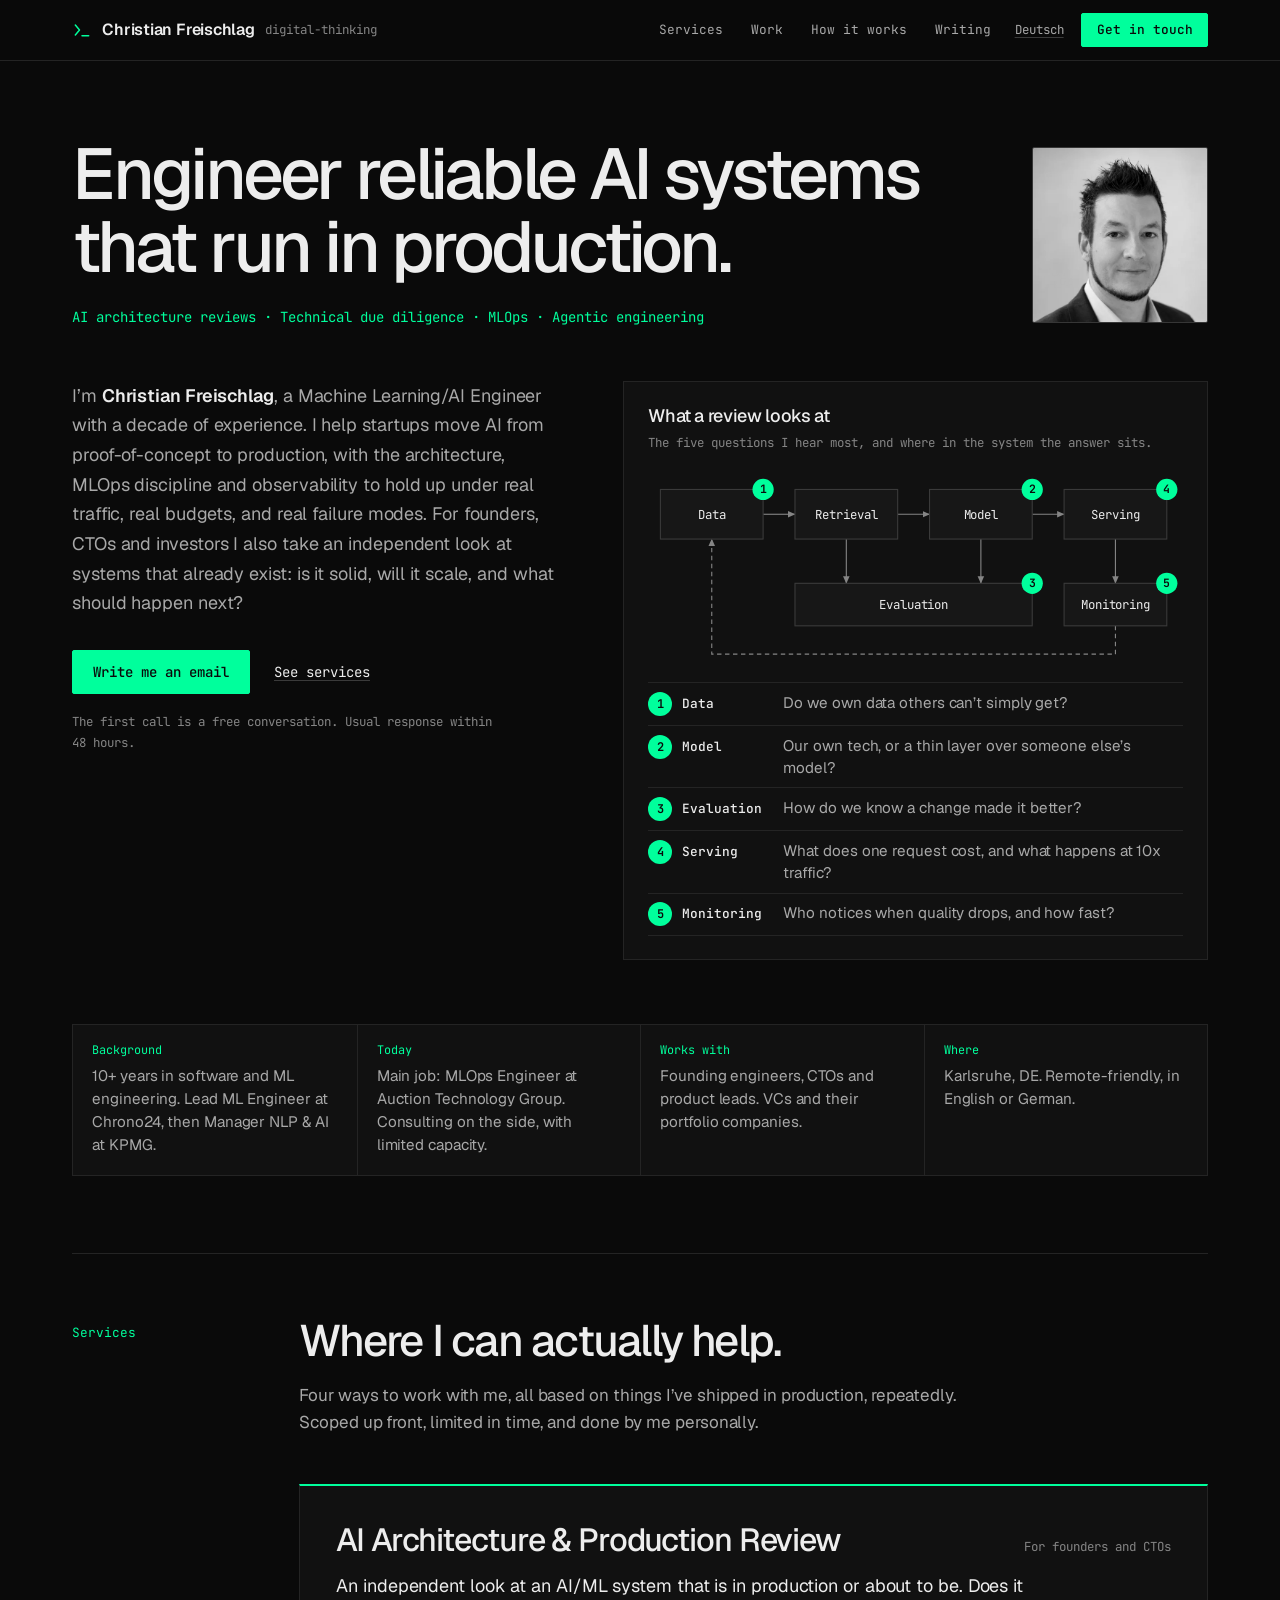
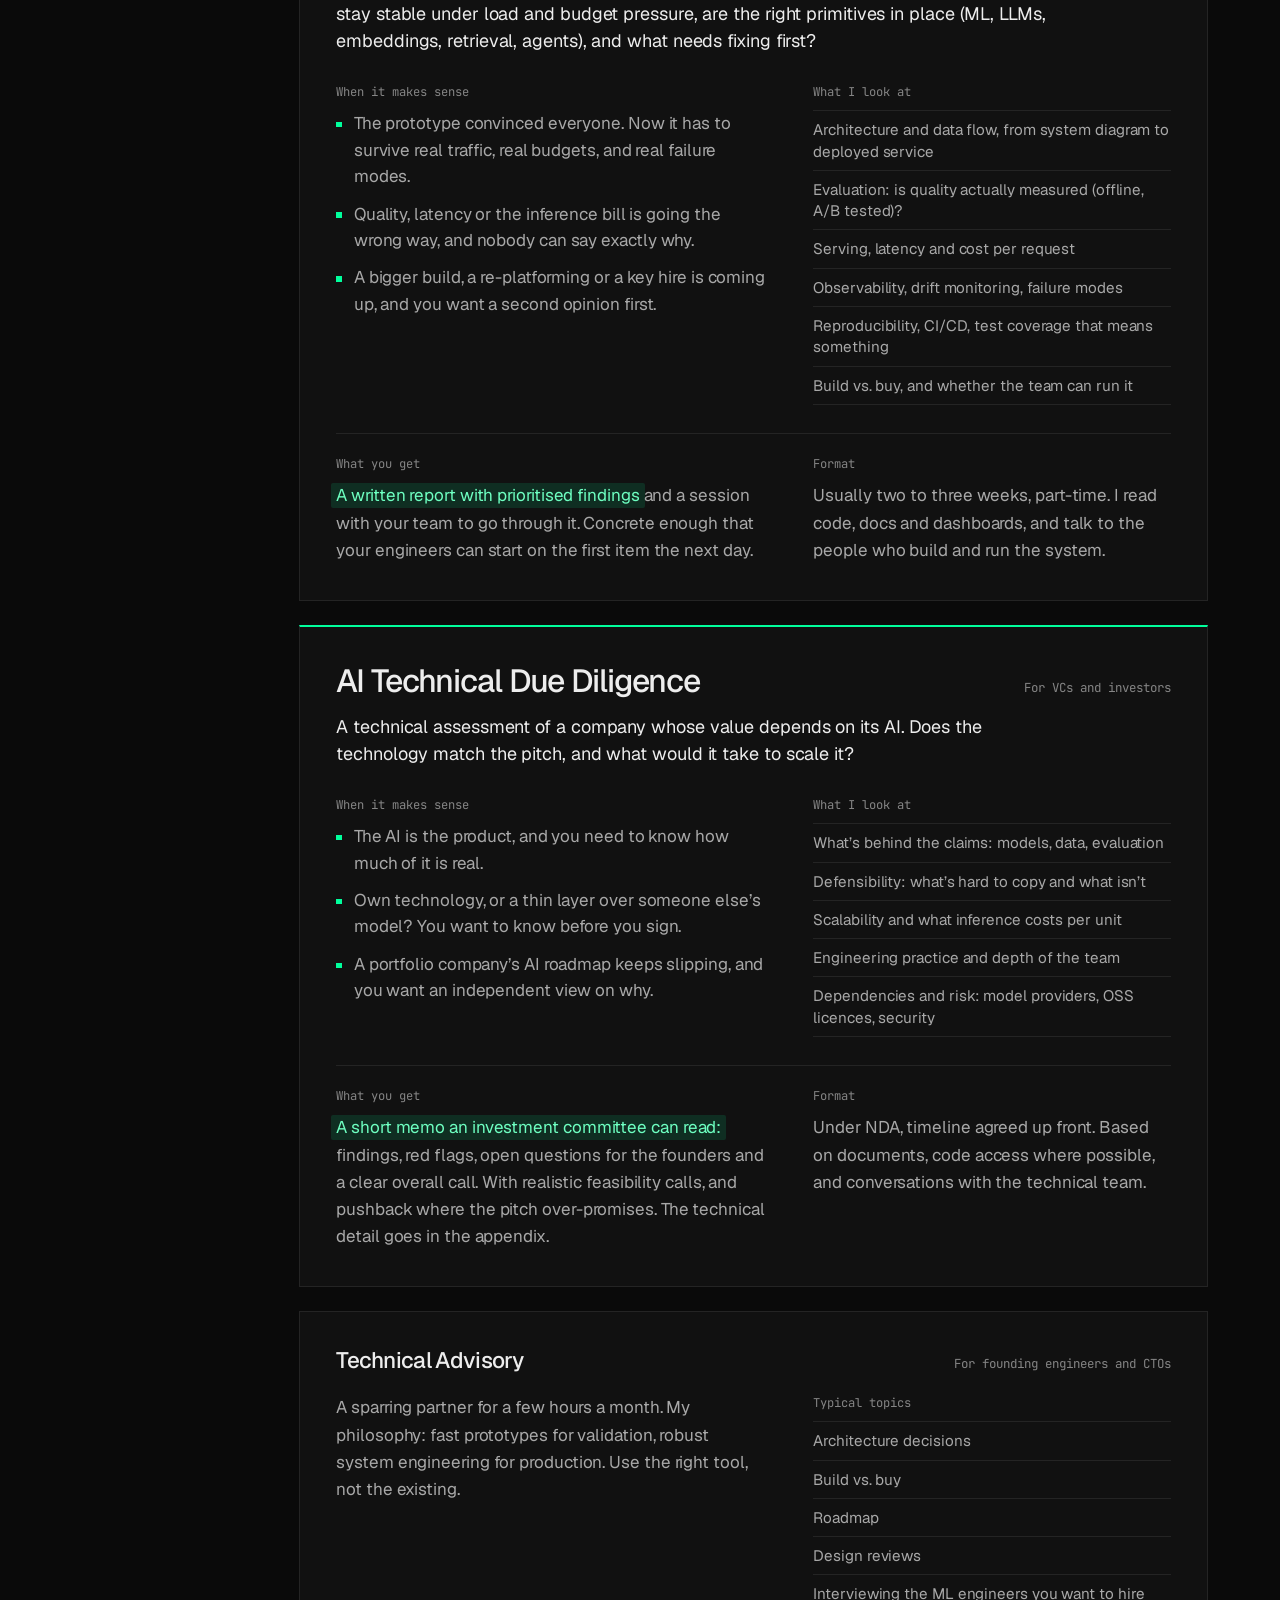
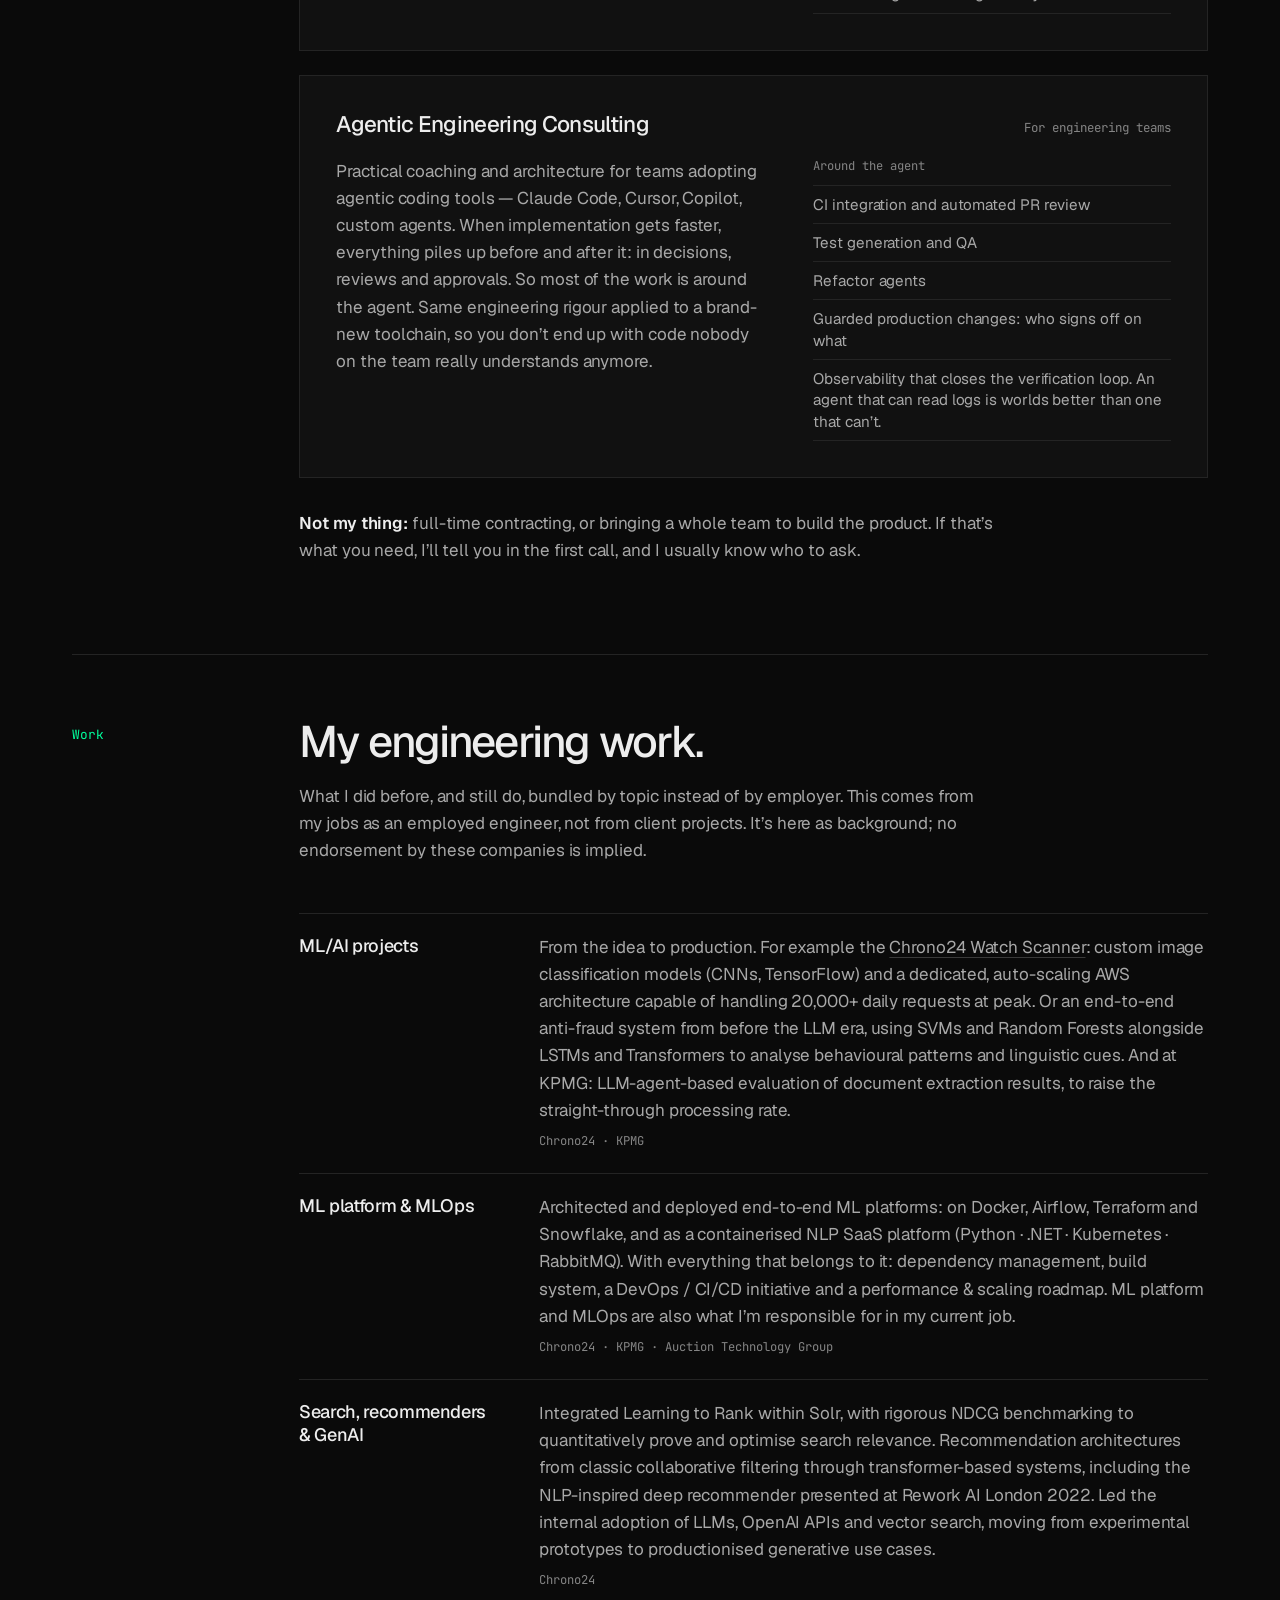
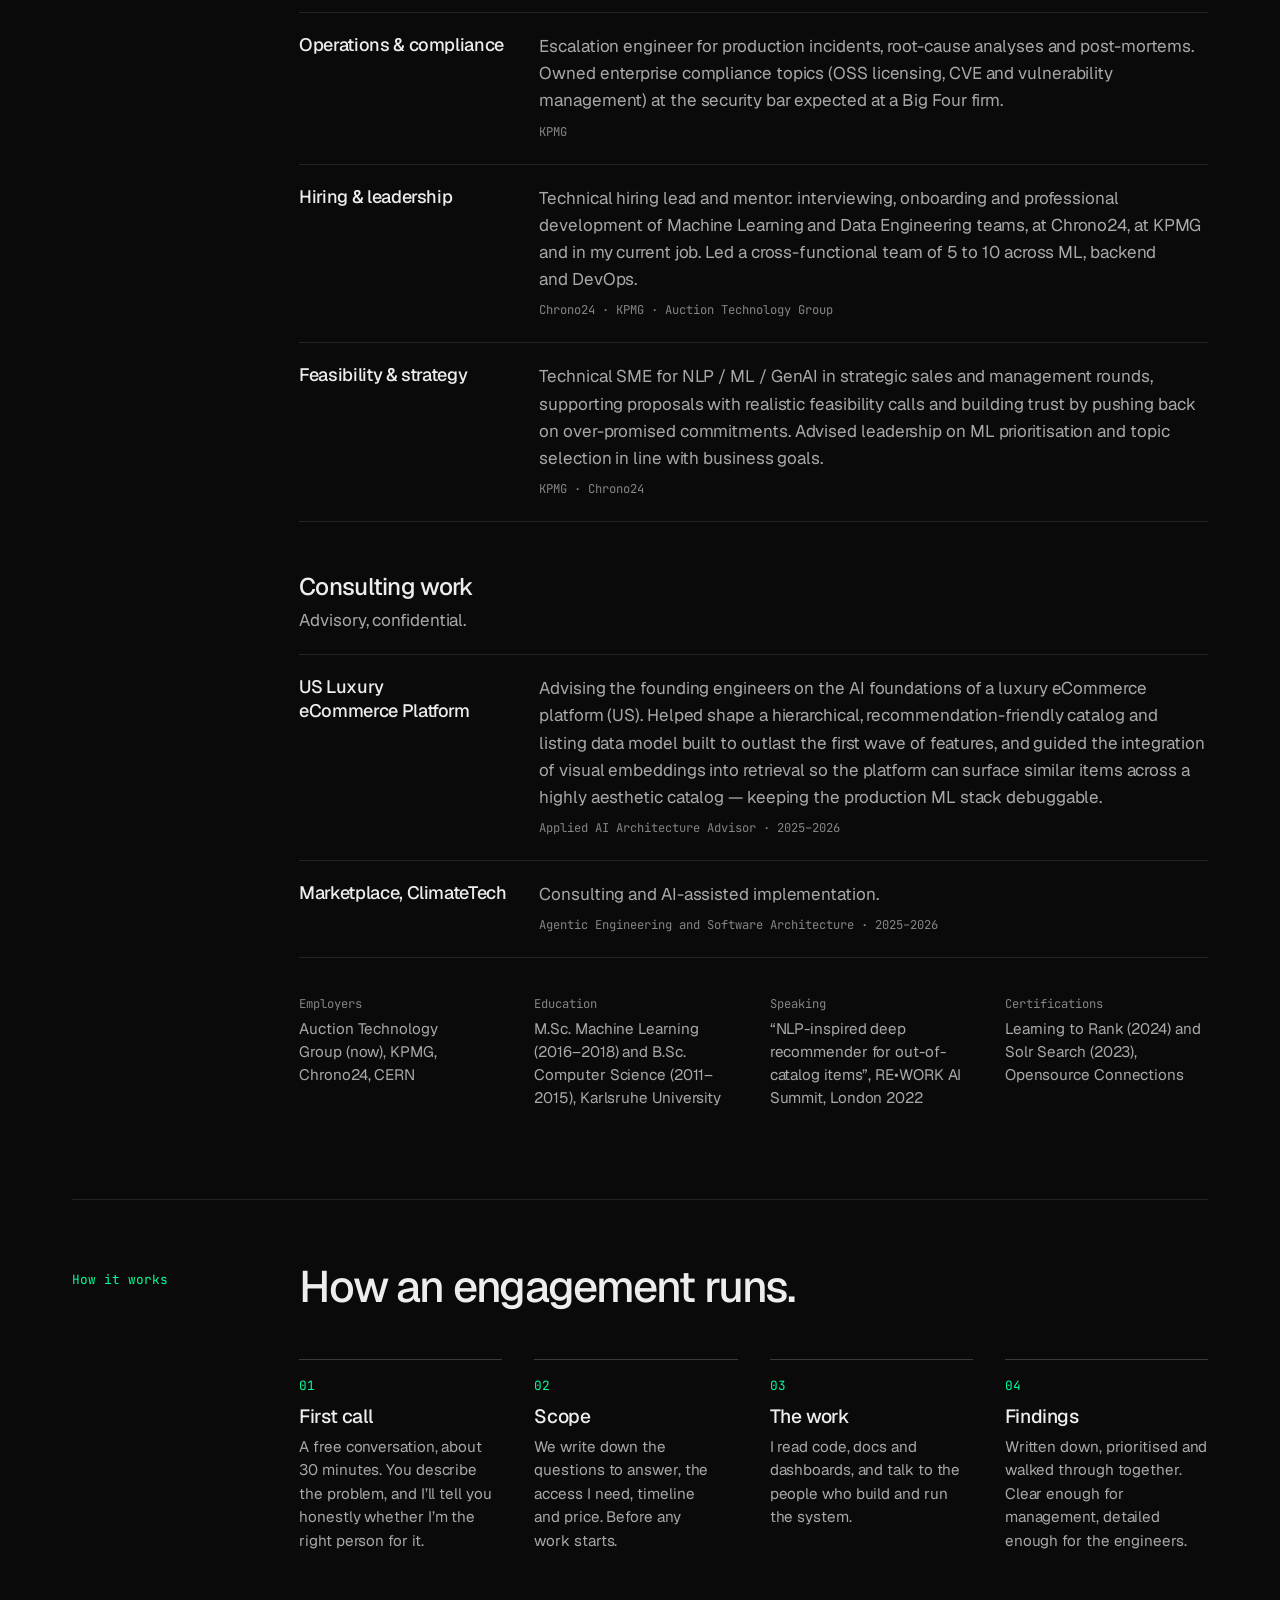
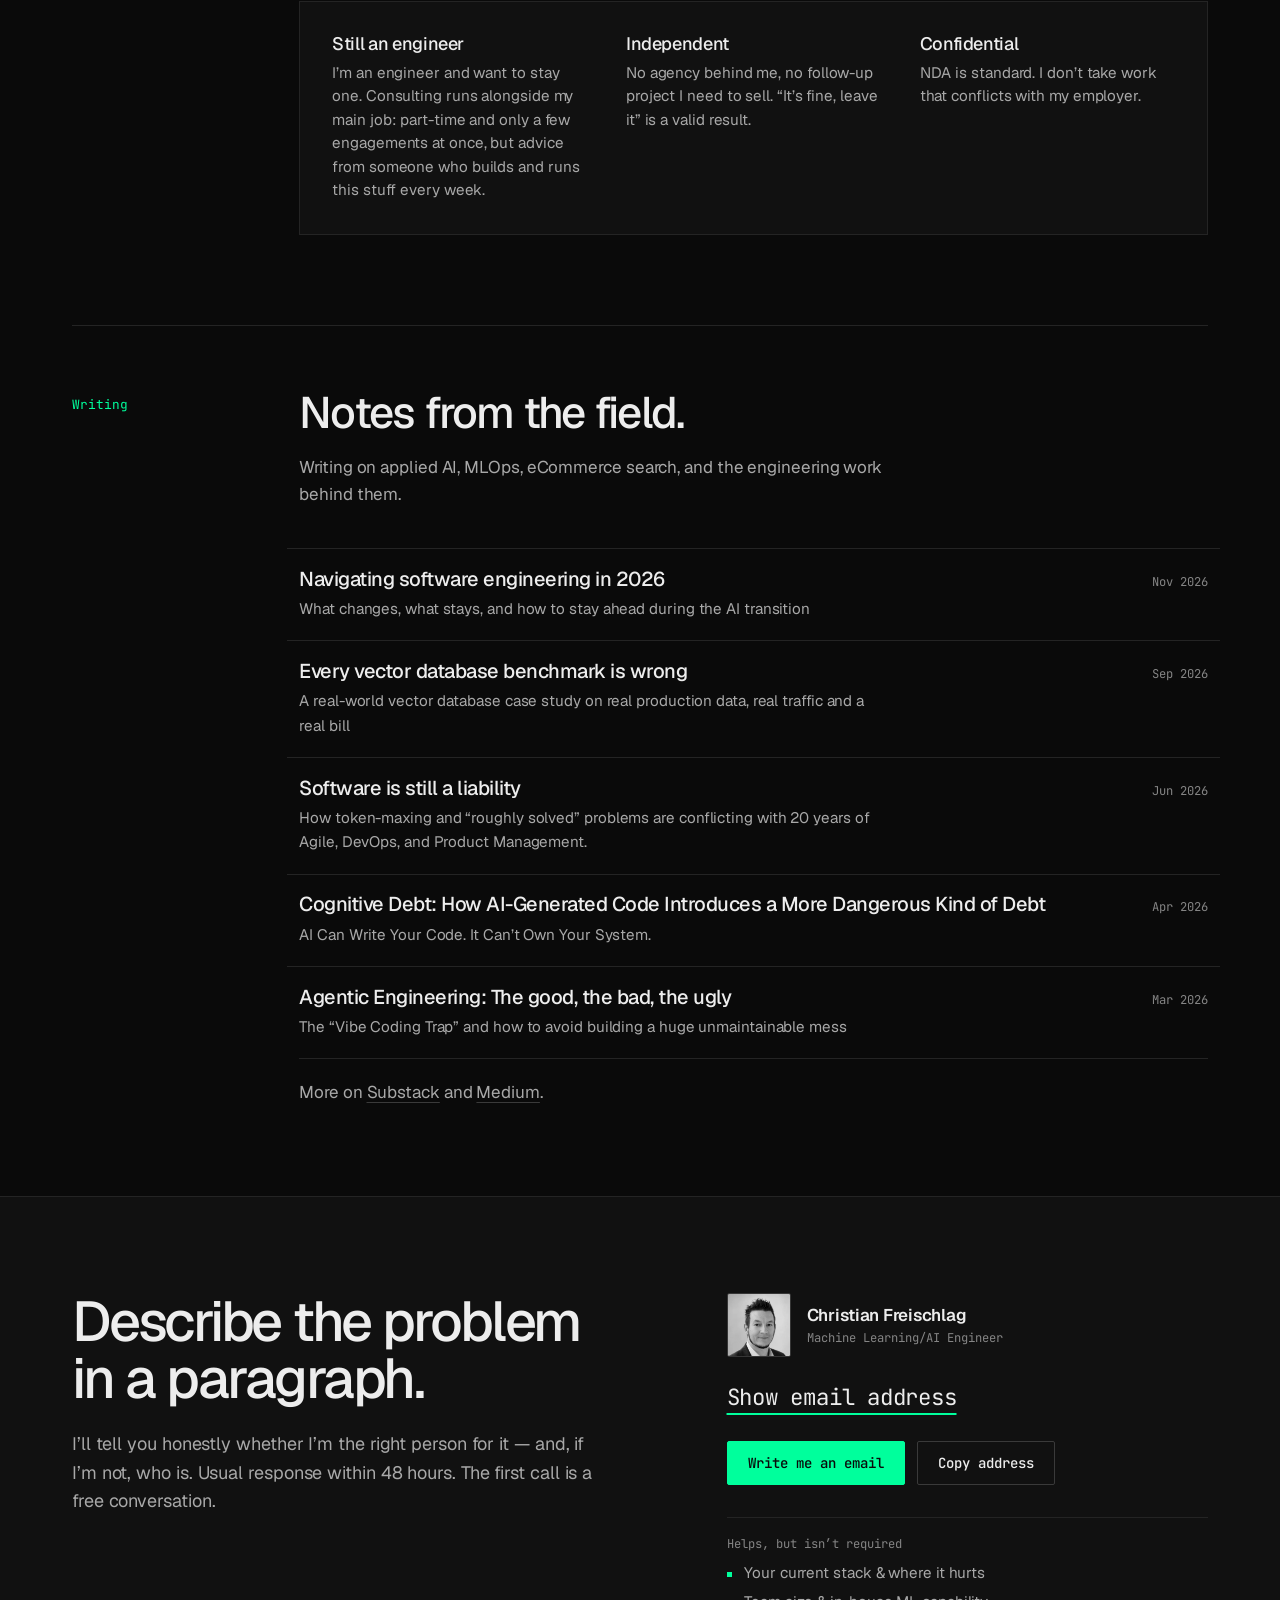
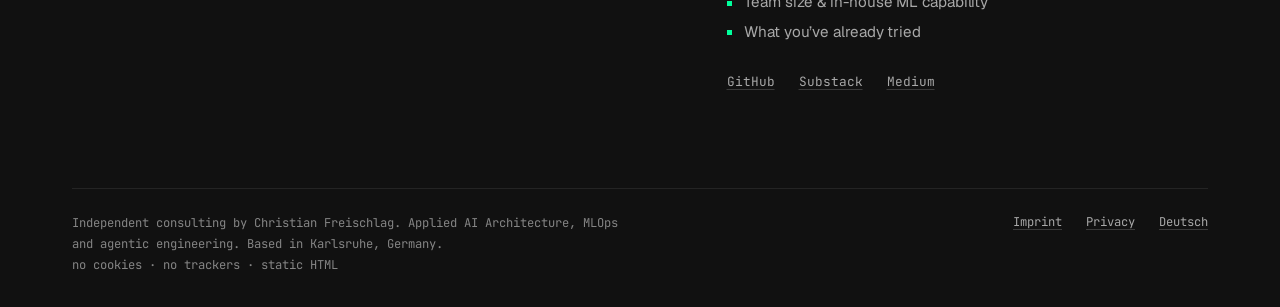
<file: index.html>
<!DOCTYPE html>
<html lang="en">
<head>
    <meta charset="UTF-8"/>
    <meta name="viewport" content="width=device-width, initial-scale=1"/>
    <title>AI Architecture Review &amp; Technical Due Diligence | Christian Freischlag</title>
    <meta name="description" content="Christian Freischlag, Machine Learning/AI Engineer. AI architecture and production reviews, technical due diligence, MLOps and agentic engineering consulting. Karlsruhe, remote-friendly."/>
    <meta name="author" content="Christian Freischlag"/>

    <!-- German-speaking visitors get the German page unless they chose English before. -->
    <script>
        try {
            var p = localStorage.getItem('dt-lang');
            if (p === 'de' || (!p && /^de\b/i.test(navigator.language || ''))) {
                location.replace('/de/' + location.hash);
            }
        } catch (e) {}
    </script>

    <link rel="canonical" href="https://digital-thinking.de/"/>
    <link rel="alternate" hreflang="en" href="https://digital-thinking.de/"/>
    <link rel="alternate" hreflang="de" href="https://digital-thinking.de/de/"/>
    <link rel="alternate" hreflang="x-default" href="https://digital-thinking.de/"/>

    <link rel="icon" href="/favicon.svg" type="image/svg+xml"/>
    <link rel="apple-touch-icon" href="/assets/apple-touch-icon.png"/>
    <meta name="theme-color" content="#0a0a0a"/>

    <meta property="og:type" content="website"/>
    <meta property="og:url" content="https://digital-thinking.de/"/>
    <meta property="og:site_name" content="digital-thinking"/>
    <meta property="og:title" content="Engineer reliable AI systems that run in production"/>
    <meta property="og:description" content="AI architecture and production reviews, technical due diligence, MLOps and agentic engineering. Independent consulting by Christian Freischlag."/>
    <meta property="og:locale" content="en_US"/>
    <meta property="og:locale:alternate" content="de_DE"/>
    <meta property="og:image" content="https://digital-thinking.de/assets/og.png"/>
    <meta property="og:image:width" content="1200"/>
    <meta property="og:image:height" content="630"/>
    <meta property="og:image:alt" content="Christian Freischlag: reliable AI systems that run in production"/>
    <meta name="twitter:card" content="summary_large_image"/>

    <link rel="preload" href="/assets/fonts/geist-latin.woff2" as="font" type="font/woff2" crossorigin/>
    <link rel="preload" href="/assets/fonts/jetbrains-mono-latin.woff2" as="font" type="font/woff2" crossorigin/>
    <link rel="stylesheet" href="/assets/site.css"/>
    <script src="/assets/site.js" defer></script>

    <script type="application/ld+json">
        {
            "@context": "https://schema.org",
            "@graph": [
                {
                    "@type": "Person",
                    "@id": "https://digital-thinking.de/#christian-freischlag",
                    "name": "Christian Freischlag",
                    "jobTitle": "Machine Learning Engineer & Consultant",
                    "url": "https://digital-thinking.de/",
                    "knowsLanguage": ["en", "de"],
                    "knowsAbout": [
                        "Applied AI Architecture",
                        "MLOps",
                        "Technical due diligence",
                        "eCommerce Search",
                        "Recommender Systems",
                        "Agentic Engineering"
                    ],
                    "address": {
                        "@type": "PostalAddress",
                        "addressLocality": "Karlsruhe",
                        "addressCountry": "DE"
                    },
                    "sameAs": [
                        "https://github.com/digital-thinking",
                        "https://ixeption.substack.com",
                        "https://medium.com/@christian.freischlag"
                    ]
                },
                {
                    "@type": "ProfessionalService",
                    "@id": "https://digital-thinking.de/#practice",
                    "name": "digital-thinking",
                    "url": "https://digital-thinking.de/",
                    "image": "https://digital-thinking.de/assets/og.png",
                    "description": "Independent consulting by Christian Freischlag: AI architecture and production reviews, AI technical due diligence, technical advisory and agentic engineering consulting.",
                    "founder": {"@id": "https://digital-thinking.de/#christian-freischlag"},
                    "address": {
                        "@type": "PostalAddress",
                        "addressLocality": "Karlsruhe",
                        "addressCountry": "DE"
                    },
                    "availableLanguage": ["en", "de"],
                    "serviceType": [
                        "AI Architecture & Production Review",
                        "AI Technical Due Diligence",
                        "Technical Advisory",
                        "Agentic Engineering Consulting"
                    ]
                }
            ]
        }
    </script>
</head>

<body>
<a class="skip" href="#main">Skip to content</a>

<header class="top">
    <div class="wrap top-in">
        <a class="brand" href="/" aria-label="Christian Freischlag, digital-thinking: home">
            <svg viewBox="0 0 24 24" fill="none" stroke="currentColor" stroke-width="1.8" aria-hidden="true"><path d="M4 6 L9 12 L4 18" stroke-linecap="round" stroke-linejoin="round"/><path d="M12 19 L20 19" stroke-linecap="round"/></svg>
            Christian Freischlag <span>digital-thinking</span>
        </a>
        <nav class="nav" aria-label="Sections">
            <a href="#services">Services</a>
            <a href="#work">Work</a>
            <a href="#process">How it works</a>
            <a href="#writing">Writing</a>
        </nav>
        <div class="top-end">
            <a class="lang" href="/de/" hreflang="de" lang="de" data-setlang="de">Deutsch</a>
            <a class="btn btn-small" href="#contact">Get in touch</a>
        </div>
    </div>
</header>

<main id="main">

    <!-- ================= HERO ================= -->
    <section class="hero">
        <div class="wrap">
            <h1>Engineer reliable AI systems that run in production.</h1>
            <p class="tagline">AI architecture reviews · Technical due diligence · MLOps · Agentic engineering</p>

            <div class="hero-grid">
                <div class="hero-intro">
                    <img class="portrait" src="/assets/portrait.webp" width="480" height="480" alt="Portrait of Christian Freischlag"/>
                    <p>I’m <strong>Christian Freischlag</strong>, a Machine Learning/AI Engineer with a decade of experience. I help startups move AI from proof-of-concept to production, with the architecture, MLOps discipline and observability to hold up under real traffic, real budgets, and real failure modes. For founders, CTOs and investors I also take an independent look at systems that already exist: is it solid, will it scale, and what should happen next?</p>
                    <div class="hero-actions">
                        <a class="btn" href="#contact" data-mail data-u="gnitlusnoc" data-d="ed.gnikniht-latigid" data-subject="Consulting — digital-thinking">Write me an email</a>
                        <a class="link" href="#services">See services</a>
                    </div>
                    <p class="hero-note">The first call is a free conversation. Usual response within 48 hours.</p>
                </div>

                <figure class="fig">
                    <figcaption><strong>What a review looks at</strong> The five questions I hear most, and where in the system the answer sits.</figcaption>
                    <svg viewBox="0 0 604 222" role="img" aria-label="Sketch of an AI system: data, retrieval, model and serving in a row, with evaluation and monitoring below and a feedback path back to the data. Five numbered markers correspond to the questions listed underneath.">
                        <defs>
                            <marker id="ah" viewBox="0 0 8 8" refX="7.2" refY="4" markerWidth="7" markerHeight="7" orient="auto"><path d="M0 0.6 7.6 4 0 7.4z" fill="#858585"/></marker>
                        </defs>
                        <path class="flow" marker-end="url(#ah)" d="M130 50h36"/>
                        <path class="flow" marker-end="url(#ah)" d="M282 50h36"/>
                        <path class="flow" marker-end="url(#ah)" d="M434 50h36"/>
                        <path class="flow" marker-end="url(#ah)" d="M224 78v50"/>
                        <path class="flow" marker-end="url(#ah)" d="M376 78v50"/>
                        <path class="flow" marker-end="url(#ah)" d="M528 78v50"/>
                        <path class="flow back" marker-end="url(#ah)" d="M528 176v32H72V78"/>
                        <g class="box n1"><rect x="14" y="22" width="116" height="56"/><text x="72" y="55">Data</text></g>
                        <g class="box"><rect x="166" y="22" width="116" height="56"/><text x="224" y="55">Retrieval</text></g>
                        <g class="box n2"><rect x="318" y="22" width="116" height="56"/><text x="376" y="55">Model</text></g>
                        <g class="box n4"><rect x="470" y="22" width="116" height="56"/><text x="528" y="55">Serving</text></g>
                        <g class="box n3"><rect x="166" y="128" width="268" height="48"/><text x="300" y="157">Evaluation</text></g>
                        <g class="box n5"><rect x="470" y="128" width="116" height="48"/><text x="528" y="157">Monitoring</text></g>
                        <g class="tag t1"><circle cx="130" cy="22" r="12"/><text x="130" y="26.5">1</text></g>
                        <g class="tag t2"><circle cx="434" cy="22" r="12"/><text x="434" y="26.5">2</text></g>
                        <g class="tag t3"><circle cx="434" cy="128" r="12"/><text x="434" y="132.5">3</text></g>
                        <g class="tag t4"><circle cx="586" cy="22" r="12"/><text x="586" y="26.5">4</text></g>
                        <g class="tag t5"><circle cx="586" cy="128" r="12"/><text x="586" y="132.5">5</text></g>
                    </svg>
                    <ol class="notes">
                        <li><b>Data</b> <span>Do we own data others can’t simply get?</span></li>
                        <li><b>Model</b> <span>Our own tech, or a thin layer over someone else’s model?</span></li>
                        <li><b>Evaluation</b> <span>How do we know a change made it better?</span></li>
                        <li><b>Serving</b> <span>What does one request cost, and what happens at 10x traffic?</span></li>
                        <li><b>Monitoring</b> <span>Who notices when quality drops, and how fast?</span></li>
                    </ol>
                </figure>
            </div>

            <dl class="facts">
                <div>
                    <dt>Background</dt>
                    <dd>10+ years in software and ML engineering. Lead ML Engineer at Chrono24, then Manager NLP &amp; AI at KPMG.</dd>
                </div>
                <div>
                    <dt>Today</dt>
                    <dd>Main job: MLOps Engineer at Auction Technology Group. Consulting on the side, with limited capacity.</dd>
                </div>
                <div>
                    <dt>Works with</dt>
                    <dd>Founding engineers, CTOs and product leads. VCs and their portfolio companies.</dd>
                </div>
                <div>
                    <dt>Where</dt>
                    <dd>Karlsruhe, DE. Remote-friendly, in English or German.</dd>
                </div>
            </dl>
        </div>
    </section>

    <!-- ================= SERVICES ================= -->
    <section id="services" aria-labelledby="h-services">
        <div class="wrap">
            <div class="sec-grid">
                <h2 class="sec-name" id="h-services">Services</h2>
                <div>
                    <p class="lede">Where I can actually help.</p>
                    <p class="aside">Four ways to work with me, all based on things I’ve shipped in production, repeatedly. Scoped up front, limited in time, and done by me personally.</p>

                    <div class="sheets">
                        <article class="sheet">
                            <div class="sheet-head">
                                <h3>AI Architecture &amp; Production Review</h3>
                                <span class="for">For founders and CTOs</span>
                            </div>
                            <p class="sheet-sum">An independent look at an AI/ML system that is in production or about to be. Does it stay stable under load and budget pressure, are the right primitives in place (ML, LLMs, embeddings, retrieval, agents), and what needs fixing first?</p>
                            <div class="sheet-cols">
                                <div>
                                    <h4>When it makes sense</h4>
                                    <ul class="fits">
                                        <li>The prototype convinced everyone. Now it has to survive real traffic, real budgets, and real failure modes.</li>
                                        <li>Quality, latency or the inference bill is going the wrong way, and nobody can say exactly why.</li>
                                        <li>A bigger build, a re-platforming or a key hire is coming up, and you want a second opinion first.</li>
                                    </ul>
                                </div>
                                <div>
                                    <h4>What I look at</h4>
                                    <ul class="scope">
                                        <li>Architecture and data flow, from system diagram to deployed service</li>
                                        <li>Evaluation: is quality actually measured (offline, A/B tested)?</li>
                                        <li>Serving, latency and cost per request</li>
                                        <li>Observability, drift monitoring, failure modes</li>
                                        <li>Reproducibility, CI/CD, test coverage that means something</li>
                                        <li>Build vs. buy, and whether the team can run it</li>
                                    </ul>
                                </div>
                            </div>
                            <div class="sheet-out">
                                <div>
                                    <h4>What you get</h4>
                                    <p><mark>A written report with prioritised findings</mark> and a session with your team to go through it. Concrete enough that your engineers can start on the first item the next day.</p>
                                </div>
                                <div>
                                    <h4>Format</h4>
                                    <p>Usually two to three weeks, part-time. I read code, docs and dashboards, and talk to the people who build and run the system.</p>
                                </div>
                            </div>
                        </article>

                        <article class="sheet">
                            <div class="sheet-head">
                                <h3>AI Technical Due Diligence</h3>
                                <span class="for">For VCs and investors</span>
                            </div>
                            <p class="sheet-sum">A technical assessment of a company whose value depends on its AI. Does the technology match the pitch, and what would it take to scale it?</p>
                            <div class="sheet-cols">
                                <div>
                                    <h4>When it makes sense</h4>
                                    <ul class="fits">
                                        <li>The AI is the product, and you need to know how much of it is real.</li>
                                        <li>Own technology, or a thin layer over someone else’s model? You want to know before you sign.</li>
                                        <li>A portfolio company’s AI roadmap keeps slipping, and you want an independent view on why.</li>
                                    </ul>
                                </div>
                                <div>
                                    <h4>What I look at</h4>
                                    <ul class="scope">
                                        <li>What’s behind the claims: models, data, evaluation</li>
                                        <li>Defensibility: what’s hard to copy and what isn’t</li>
                                        <li>Scalability and what inference costs per unit</li>
                                        <li>Engineering practice and depth of the team</li>
                                        <li>Dependencies and risk: model providers, OSS licences, security</li>
                                    </ul>
                                </div>
                            </div>
                            <div class="sheet-out">
                                <div>
                                    <h4>What you get</h4>
                                    <p><mark>A short memo an investment committee can read:</mark> findings, red flags, open questions for the founders and a clear overall call. With realistic feasibility calls, and pushback where the pitch over-promises. The technical detail goes in the appendix.</p>
                                </div>
                                <div>
                                    <h4>Format</h4>
                                    <p>Under NDA, timeline agreed up front. Based on documents, code access where possible, and conversations with the technical team.</p>
                                </div>
                            </div>
                        </article>
                    </div>

                    <div class="sheets">
                        <article class="sheet sheet-minor">
                            <div class="sheet-head">
                                <h3>Technical Advisory</h3>
                                <span class="for">For founding engineers and CTOs</span>
                            </div>
                            <div class="sheet-cols">
                                <div>
                                    <p>A sparring partner for a few hours a month. My philosophy: fast prototypes for validation, robust system engineering for production. Use the right tool, not the existing.</p>
                                </div>
                                <div>
                                    <h4>Typical topics</h4>
                                    <ul class="scope">
                                        <li>Architecture decisions</li>
                                        <li>Build vs. buy</li>
                                        <li>Roadmap</li>
                                        <li>Design reviews</li>
                                        <li>Interviewing the ML engineers you want to hire</li>
                                    </ul>
                                </div>
                            </div>
                        </article>
                        <article class="sheet sheet-minor">
                            <div class="sheet-head">
                                <h3>Agentic Engineering Consulting</h3>
                                <span class="for">For engineering teams</span>
                            </div>
                            <div class="sheet-cols">
                                <div>
                                    <p>Practical coaching and architecture for teams adopting agentic coding tools — Claude Code, Cursor, Copilot, custom agents. When implementation gets faster, everything piles up before and after it: in decisions, reviews and approvals. So most of the work is around the agent. Same engineering rigour applied to a brand-new toolchain, so you don’t end up with code nobody on the team really understands anymore.</p>
                                </div>
                                <div>
                                    <h4>Around the agent</h4>
                                    <ul class="scope">
                                        <li>CI integration and automated PR review</li>
                                        <li>Test generation and QA</li>
                                        <li>Refactor agents</li>
                                        <li>Guarded production changes: who signs off on what</li>
                                        <li>Observability that closes the verification loop. An agent that can read logs is worlds better than one that can’t.</li>
                                    </ul>
                                </div>
                            </div>
                        </article>
                    </div>

                    <p class="not"><b>Not my thing:</b> full-time contracting, or bringing a whole team to build the product. If that’s what you need, I’ll tell you in the first call, and I usually know who to ask.</p>
                </div>
            </div>
        </div>
    </section>

    <!-- ================= WORK ================= -->
    <section id="work" aria-labelledby="h-work">
        <div class="wrap">
            <div class="sec-grid">
                <h2 class="sec-name" id="h-work">Work</h2>
                <div>
                    <p class="lede">My engineering work.</p>
                    <p class="aside">What I did before, and still do, bundled by topic instead of by employer. This comes from my jobs as an employed engineer, not from client projects. It’s here as background; no endorsement by these companies is implied.</p>

                    <div class="proof prose">
                        <article class="proof-row">
                            <h3>ML/AI projects</h3>
                            <div>
                                <p>From the idea to production. For example the <a href="https://www.chrono24.com/magazine/identify-watch-with-one-image-the-chrono24-watch-scanner-p_55081/" rel="noopener">Chrono24 Watch Scanner</a>: custom image classification models (CNNs, TensorFlow) and a dedicated, auto-scaling AWS architecture capable of handling 20,000+ daily requests at peak. Or an end-to-end anti-fraud system from before the LLM era, using SVMs and Random Forests alongside LSTMs and Transformers to analyse behavioural patterns and linguistic cues. And at KPMG: LLM-agent-based evaluation of document extraction results, to raise the straight-through processing rate.</p>
                                <p class="src">Chrono24 · KPMG</p>
                            </div>
                        </article>
                        <article class="proof-row">
                            <h3>ML platform &amp; MLOps</h3>
                            <div>
                                <p>Architected and deployed end-to-end ML platforms: on Docker, Airflow, Terraform and Snowflake, and as a containerised NLP SaaS platform (Python · .NET · Kubernetes · RabbitMQ). With everything that belongs to it: dependency management, build system, a DevOps / CI/CD initiative and a performance &amp; scaling roadmap. ML platform and MLOps are also what I’m responsible for in my current job.</p>
                                <p class="src">Chrono24 · KPMG · Auction Technology Group</p>
                            </div>
                        </article>
                        <article class="proof-row">
                            <h3>Search, recommenders &amp; GenAI</h3>
                            <div>
                                <p>Integrated Learning to Rank within Solr, with rigorous NDCG benchmarking to quantitatively prove and optimise search relevance. Recommendation architectures from classic collaborative filtering through transformer-based systems, including the NLP-inspired deep recommender presented at Rework AI London 2022. Led the internal adoption of LLMs, OpenAI APIs and vector search, moving from experimental prototypes to productionised generative use cases.</p>
                                <p class="src">Chrono24</p>
                            </div>
                        </article>
                        <article class="proof-row">
                            <h3>Operations &amp; compliance</h3>
                            <div>
                                <p>Escalation engineer for production incidents, root-cause analyses and post-mortems. Owned enterprise compliance topics (OSS licensing, CVE and vulnerability management) at the security bar expected at a Big Four firm.</p>
                                <p class="src">KPMG</p>
                            </div>
                        </article>
                        <article class="proof-row">
                            <h3>Hiring &amp; leadership</h3>
                            <div>
                                <p>Technical hiring lead and mentor: interviewing, onboarding and professional development of Machine Learning and Data Engineering teams, at Chrono24, at KPMG and in my current job. Led a cross-functional team of 5 to 10 across ML, backend and DevOps.</p>
                                <p class="src">Chrono24 · KPMG · Auction Technology Group</p>
                            </div>
                        </article>
                        <article class="proof-row">
                            <h3>Feasibility &amp; strategy</h3>
                            <div>
                                <p>Technical SME for NLP / ML / GenAI in strategic sales and management rounds, supporting proposals with realistic feasibility calls and building trust by pushing back on over-promised commitments. Advised leadership on ML prioritisation and topic selection in line with business goals.</p>
                                <p class="src">KPMG · Chrono24</p>
                            </div>
                        </article>
                    </div>

                    <h3 class="sub">Consulting work</h3>
                    <p class="aside">Advisory, confidential.</p>
                    <div class="proof">
                        <article class="proof-row">
                            <h3>US Luxury eCommerce Platform</h3>
                            <div>
                                <p>Advising the founding engineers on the AI foundations of a luxury eCommerce platform (US). Helped shape a hierarchical, recommendation-friendly catalog and listing data model built to outlast the first wave of features, and guided the integration of visual embeddings into retrieval so the platform can surface similar items across a highly aesthetic catalog — keeping the production ML stack debuggable.</p>
                                <p class="src">Applied AI Architecture Advisor · 2025–2026</p>
                            </div>
                        </article>
                        <article class="proof-row">
                            <h3>Marketplace, ClimateTech</h3>
                            <div>
                                <p>Consulting and AI-assisted implementation.</p>
                                <p class="src">Agentic Engineering and Software Architecture · 2025–2026</p>
                            </div>
                        </article>
                    </div>

                    <div class="creds">
                        <div>
                            <h4>Employers</h4>
                            <p>Auction Technology Group (now), KPMG, Chrono24, CERN</p>
                        </div>
                        <div>
                            <h4>Education</h4>
                            <p>M.Sc. Machine Learning (2016–2018) and B.Sc. Computer Science (2011–2015), Karlsruhe University</p>
                        </div>
                        <div>
                            <h4>Speaking</h4>
                            <p>“NLP-inspired deep recommender for out-of-catalog items”, RE•WORK AI Summit, London 2022</p>
                        </div>
                        <div>
                            <h4>Certifications</h4>
                            <p>Learning to Rank (2024) and Solr Search (2023), Opensource Connections</p>
                        </div>
                    </div>
                </div>
            </div>
        </div>
    </section>

    <!-- ================= HOW IT WORKS ================= -->
    <section id="process" aria-labelledby="h-process">
        <div class="wrap">
            <div class="sec-grid">
                <h2 class="sec-name" id="h-process">How it works</h2>
                <div>
                    <p class="lede">How an engagement runs.</p>

                    <ol class="steps">
                        <li>
                            <h3>First call</h3>
                            <p>A free conversation, about 30 minutes. You describe the problem, and I’ll tell you honestly whether I’m the right person for it.</p>
                        </li>
                        <li>
                            <h3>Scope</h3>
                            <p>We write down the questions to answer, the access I need, timeline and price. Before any work starts.</p>
                        </li>
                        <li>
                            <h3>The work</h3>
                            <p>I read code, docs and dashboards, and talk to the people who build and run the system.</p>
                        </li>
                        <li>
                            <h3>Findings</h3>
                            <p>Written down, prioritised and walked through together. Clear enough for management, detailed enough for the engineers.</p>
                        </li>
                    </ol>

                    <div class="terms">
                        <div>
                            <h3>Still an engineer</h3>
                            <p>I’m an engineer and want to stay one. Consulting runs alongside my main job: part-time and only a few engagements at once, but advice from someone who builds and runs this stuff every week.</p>
                        </div>
                        <div>
                            <h3>Independent</h3>
                            <p>No agency behind me, no follow-up project I need to sell. “It’s fine, leave it” is a valid result.</p>
                        </div>
                        <div>
                            <h3>Confidential</h3>
                            <p>NDA is standard. I don’t take work that conflicts with my employer.</p>
                        </div>
                    </div>
                </div>
            </div>
        </div>
    </section>

    <!-- ================= WRITING ================= -->
    <section id="writing" aria-labelledby="h-writing">
        <div class="wrap">
            <div class="sec-grid">
                <h2 class="sec-name" id="h-writing">Writing</h2>
                <div>
                    <p class="lede">Notes from the field.</p>
                    <p class="aside">Writing on applied AI, MLOps, eCommerce search, and the engineering work behind them.</p>

                    <ul class="posts">
                        <li><a href="https://ixeption.substack.com/p/navigating-software-engineering-in" rel="noopener">
                            <h3>Navigating software engineering in 2026</h3>
                            <time datetime="2026-11">Nov 2026</time>
                            <p>What changes, what stays, and how to stay ahead during the AI transition</p>
                        </a></li>
                        <li><a href="https://ixeption.substack.com/p/every-vector-database-benchmark-is" rel="noopener">
                            <h3>Every vector database benchmark is wrong</h3>
                            <time datetime="2026-09">Sep 2026</time>
                            <p>A real-world vector database case study on real production data, real traffic and a real bill</p>
                        </a></li>
                        <li><a href="https://ixeption.substack.com/p/software-is-still-a-liability" rel="noopener">
                            <h3>Software is still a liability</h3>
                            <time datetime="2026-06">Jun 2026</time>
                            <p>How token-maxing and “roughly solved” problems are conflicting with 20 years of Agile, DevOps, and Product Management.</p>
                        </a></li>
                        <li><a href="https://ixeption.substack.com/p/cognitive-debt-how-ai-generated-code" rel="noopener">
                            <h3>Cognitive Debt: How AI-Generated Code Introduces a More Dangerous Kind of Debt</h3>
                            <time datetime="2026-04">Apr 2026</time>
                            <p>AI Can Write Your Code. It Can’t Own Your System.</p>
                        </a></li>
                        <li><a href="https://ixeption.substack.com/p/agentic-engineering-the-good-the" rel="noopener">
                            <h3>Agentic Engineering: The good, the bad, the ugly</h3>
                            <time datetime="2026-03">Mar 2026</time>
                            <p>The “Vibe Coding Trap” and how to avoid building a huge unmaintainable mess</p>
                        </a></li>
                    </ul>
                    <p class="posts-more prose">More on <a href="https://ixeption.substack.com" rel="noopener">Substack</a> and <a href="https://medium.com/@christian.freischlag" rel="noopener">Medium</a>.</p>
                </div>
            </div>
        </div>
    </section>

    <!-- ================= CONTACT ================= -->
    <section class="contact" id="contact" aria-labelledby="h-contact">
        <div class="wrap contact-grid">
            <div>
                <h2 id="h-contact">Describe the problem in a paragraph.</h2>
                <p class="contact-copy">I’ll tell you honestly whether I’m the right person for it — and, if I’m not, who is. Usual response within 48 hours. The first call is a free conversation.</p>
            </div>
            <div>
                <div class="contact-person">
                    <img src="/assets/portrait.webp" width="480" height="480" alt="" loading="lazy"/>
                    <p><strong>Christian Freischlag</strong> <span>Machine Learning/AI Engineer</span></p>
                </div>
                <a class="mail" href="#contact" data-mail data-u="gnitlusnoc" data-d="ed.gnikniht-latigid" data-subject="Consulting — digital-thinking"><span data-mail-text>Show email address</span></a>
                <div class="contact-actions">
                    <a class="btn" href="#contact" data-mail data-u="gnitlusnoc" data-d="ed.gnikniht-latigid" data-subject="Consulting — digital-thinking">Write me an email</a>
                    <button class="btn btn-plain" type="button" data-copy data-done="Address copied" aria-live="polite" hidden>Copy address</button>
                </div>
                <div class="hints">
                    <h3>Helps, but isn’t required</h3>
                    <ul>
                        <li>Your current stack &amp; where it hurts</li>
                        <li>Team size &amp; in-house ML capability</li>
                        <li>What you’ve already tried</li>
                    </ul>
                </div>
                <p class="elsewhere">
                    <!-- TODO: add your LinkedIn profile here, e.g.
                    <a href="https://www.linkedin.com/in/YOUR-HANDLE/" rel="noopener me">LinkedIn</a> -->
                    <a href="https://github.com/digital-thinking" rel="noopener me">GitHub</a>
                    <a href="https://ixeption.substack.com" rel="noopener me">Substack</a>
                    <a href="https://medium.com/@christian.freischlag" rel="noopener me">Medium</a>
                </p>
            </div>
        </div>
    </section>

</main>

<footer class="foot">
    <div class="wrap">
        <div class="foot-in">
            <p>Independent consulting by Christian Freischlag. Applied AI Architecture, MLOps and agentic engineering. Based in Karlsruhe, Germany.<br>no cookies · no trackers · static HTML</p>
            <nav aria-label="Legal">
                <a href="/imprint/">Imprint</a>
                <a href="/imprint/#privacy">Privacy</a>
                <a href="/de/" hreflang="de" lang="de" data-setlang="de">Deutsch</a>
            </nav>
        </div>
    </div>
</footer>

</body>
</html>
</file>
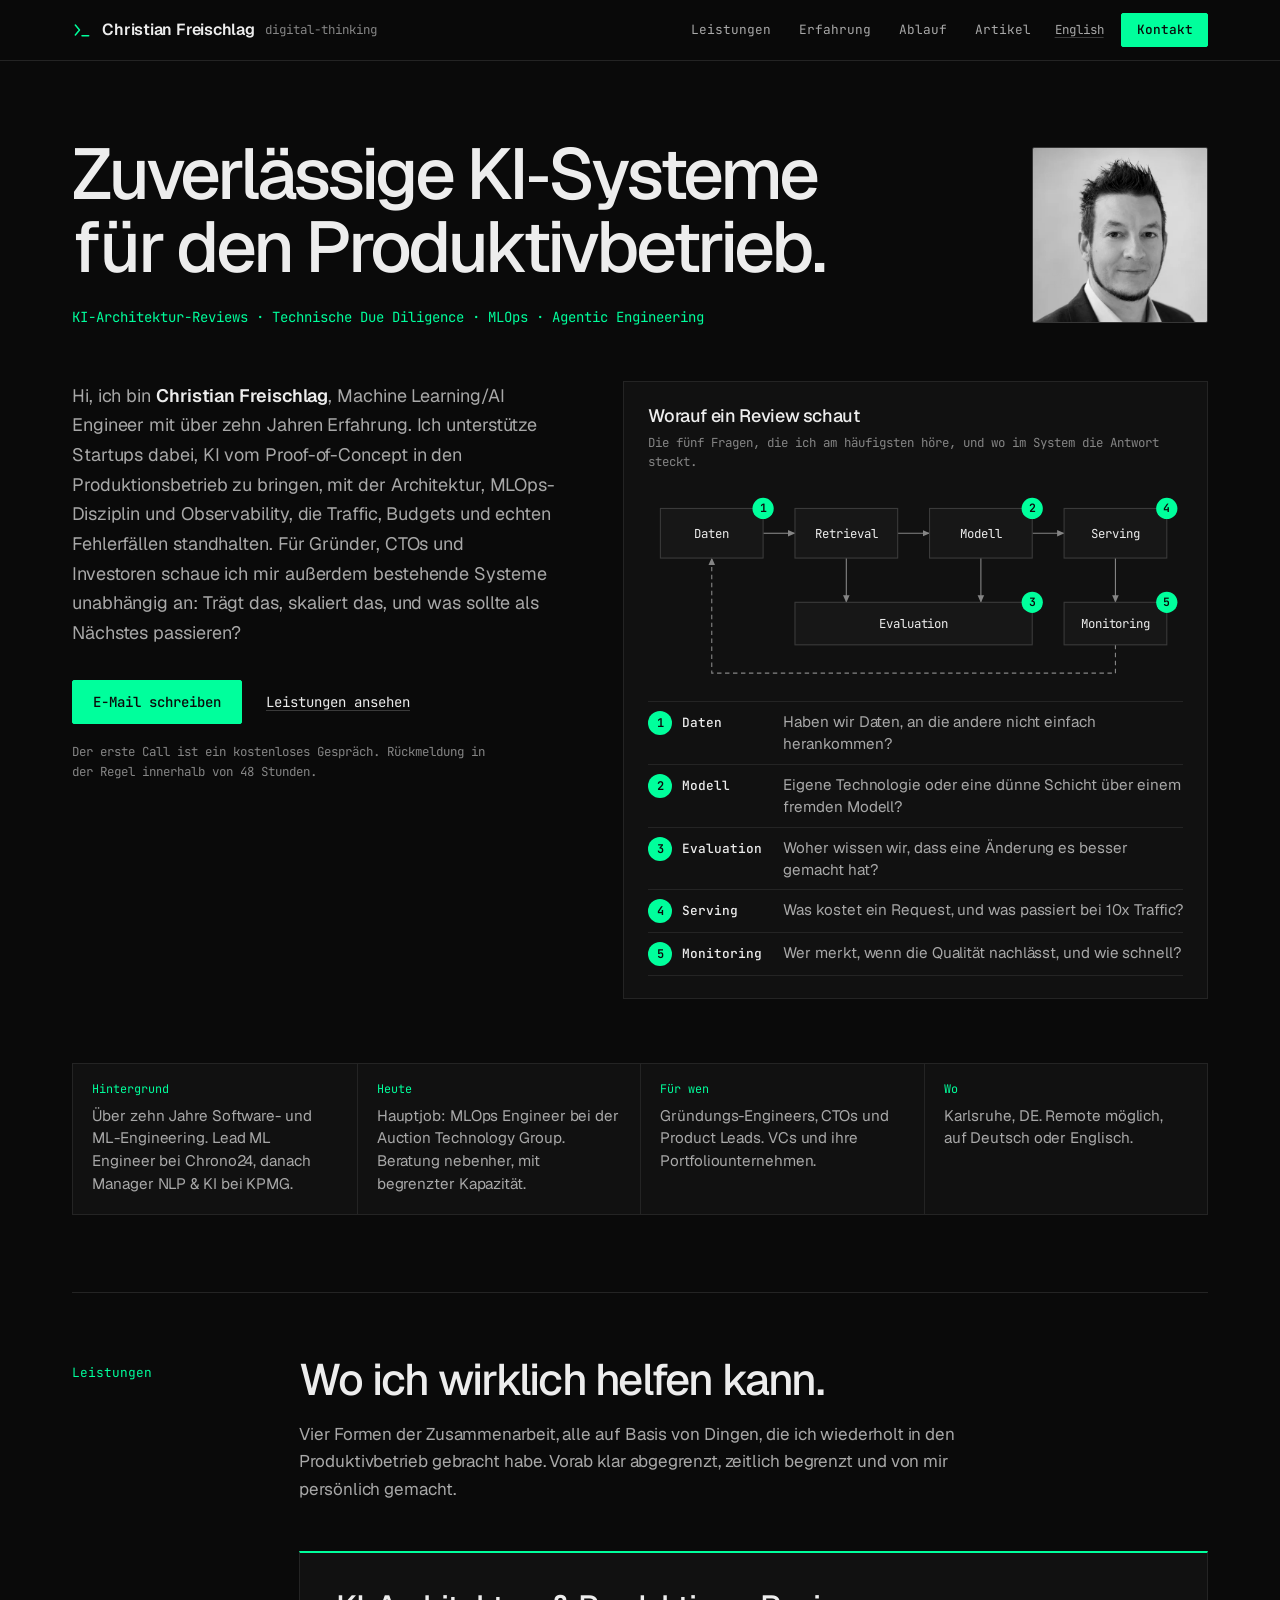
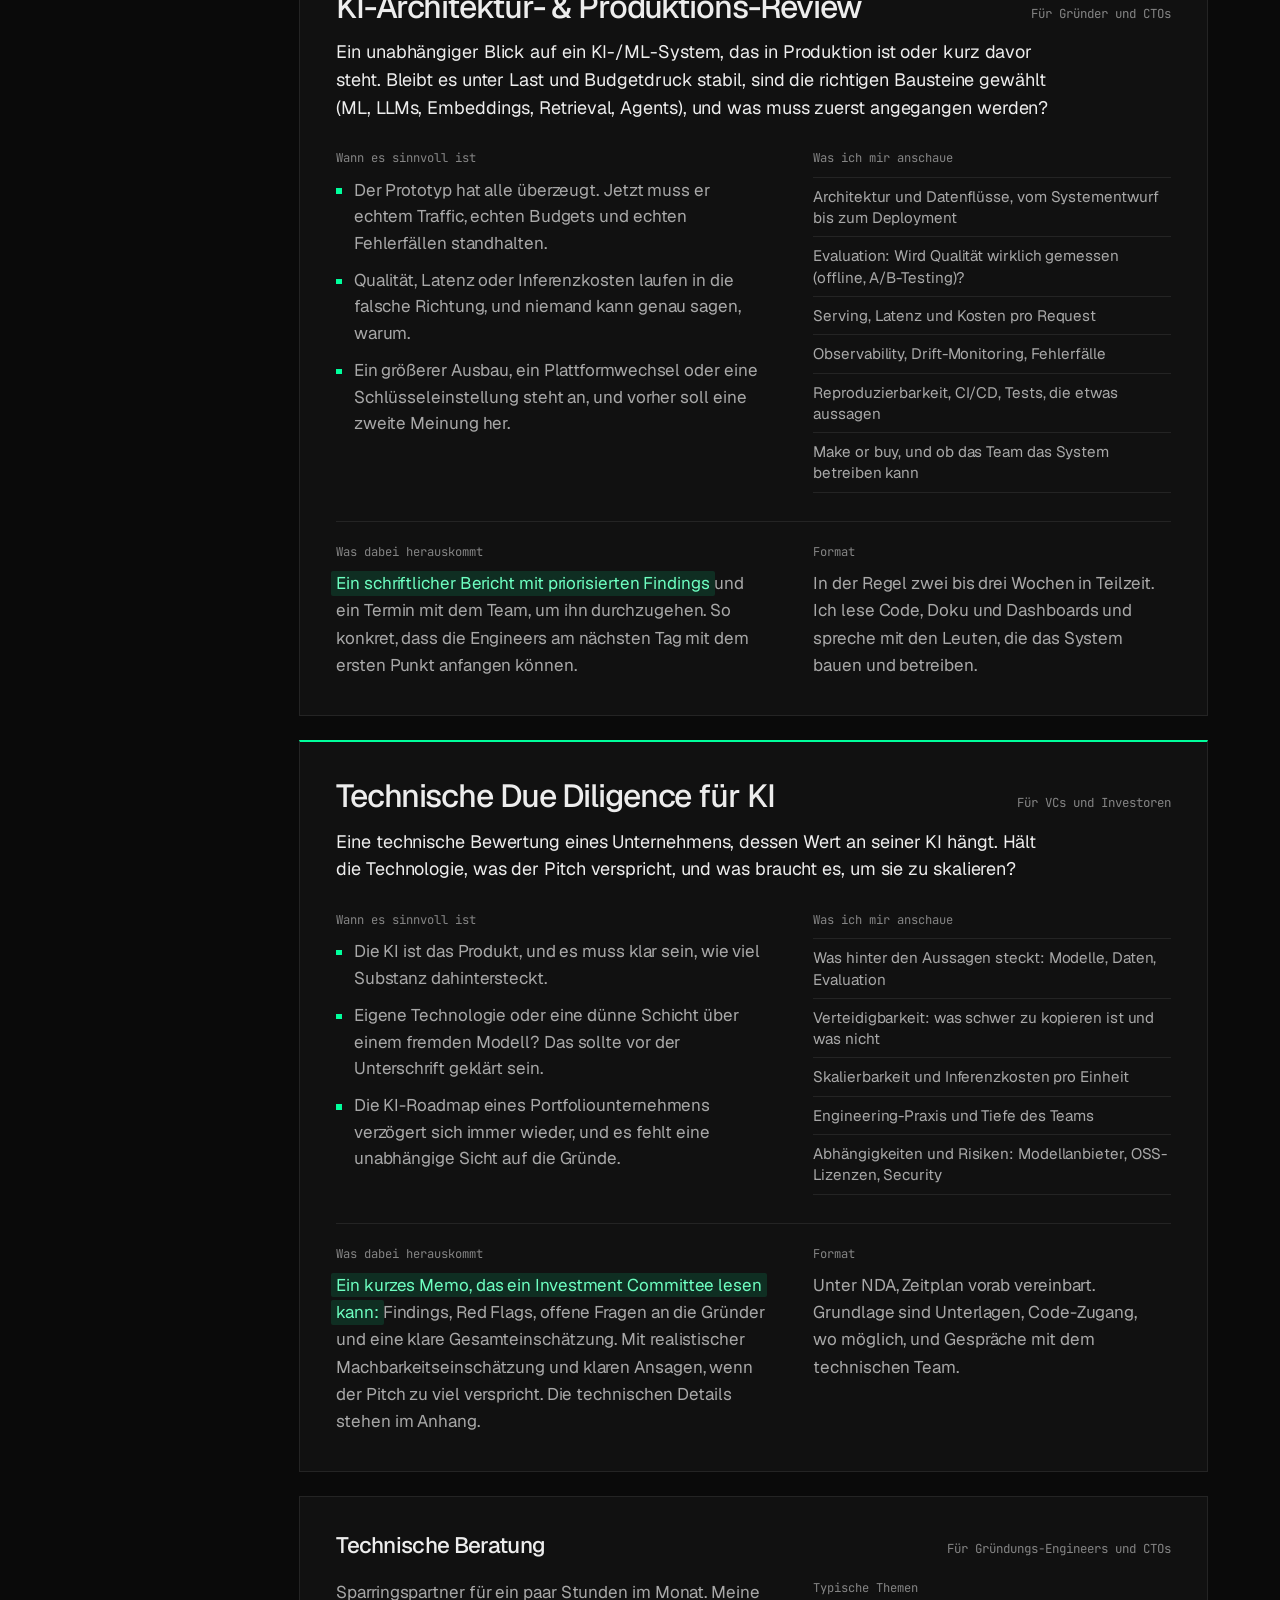
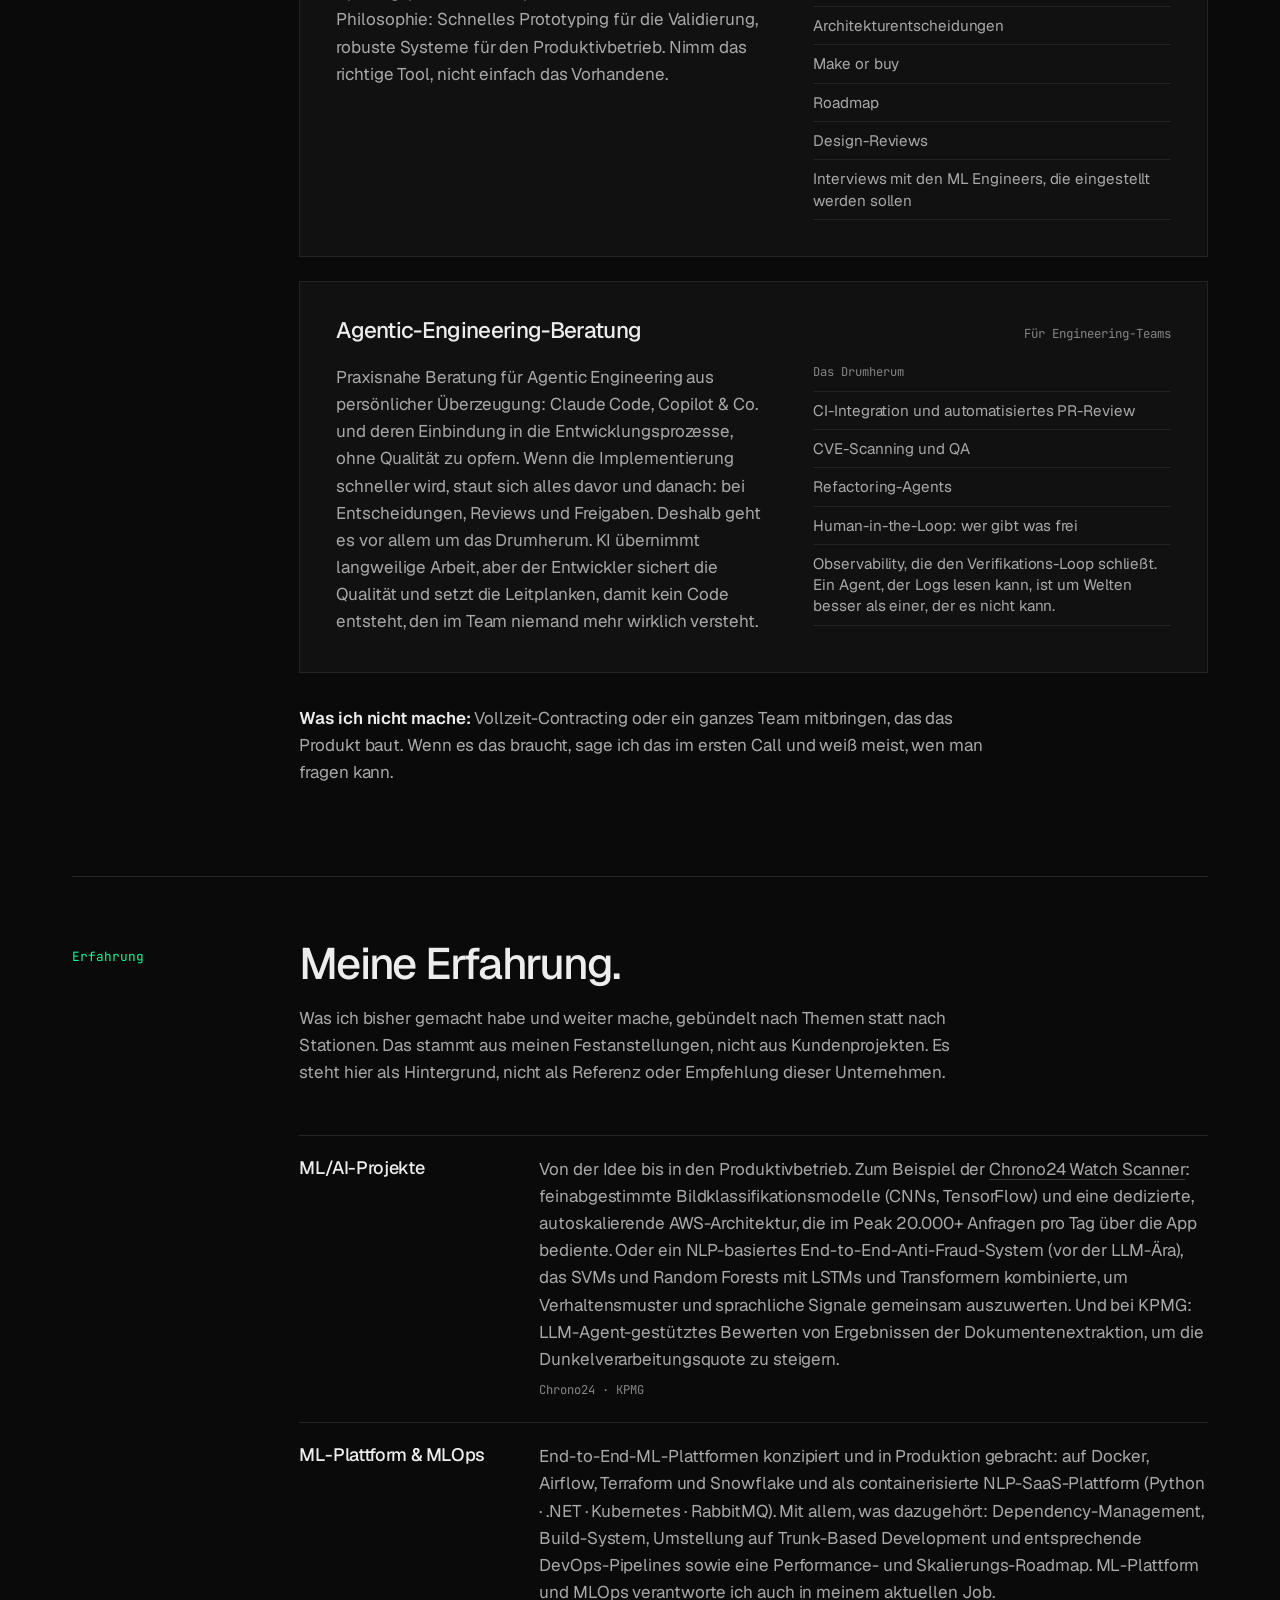
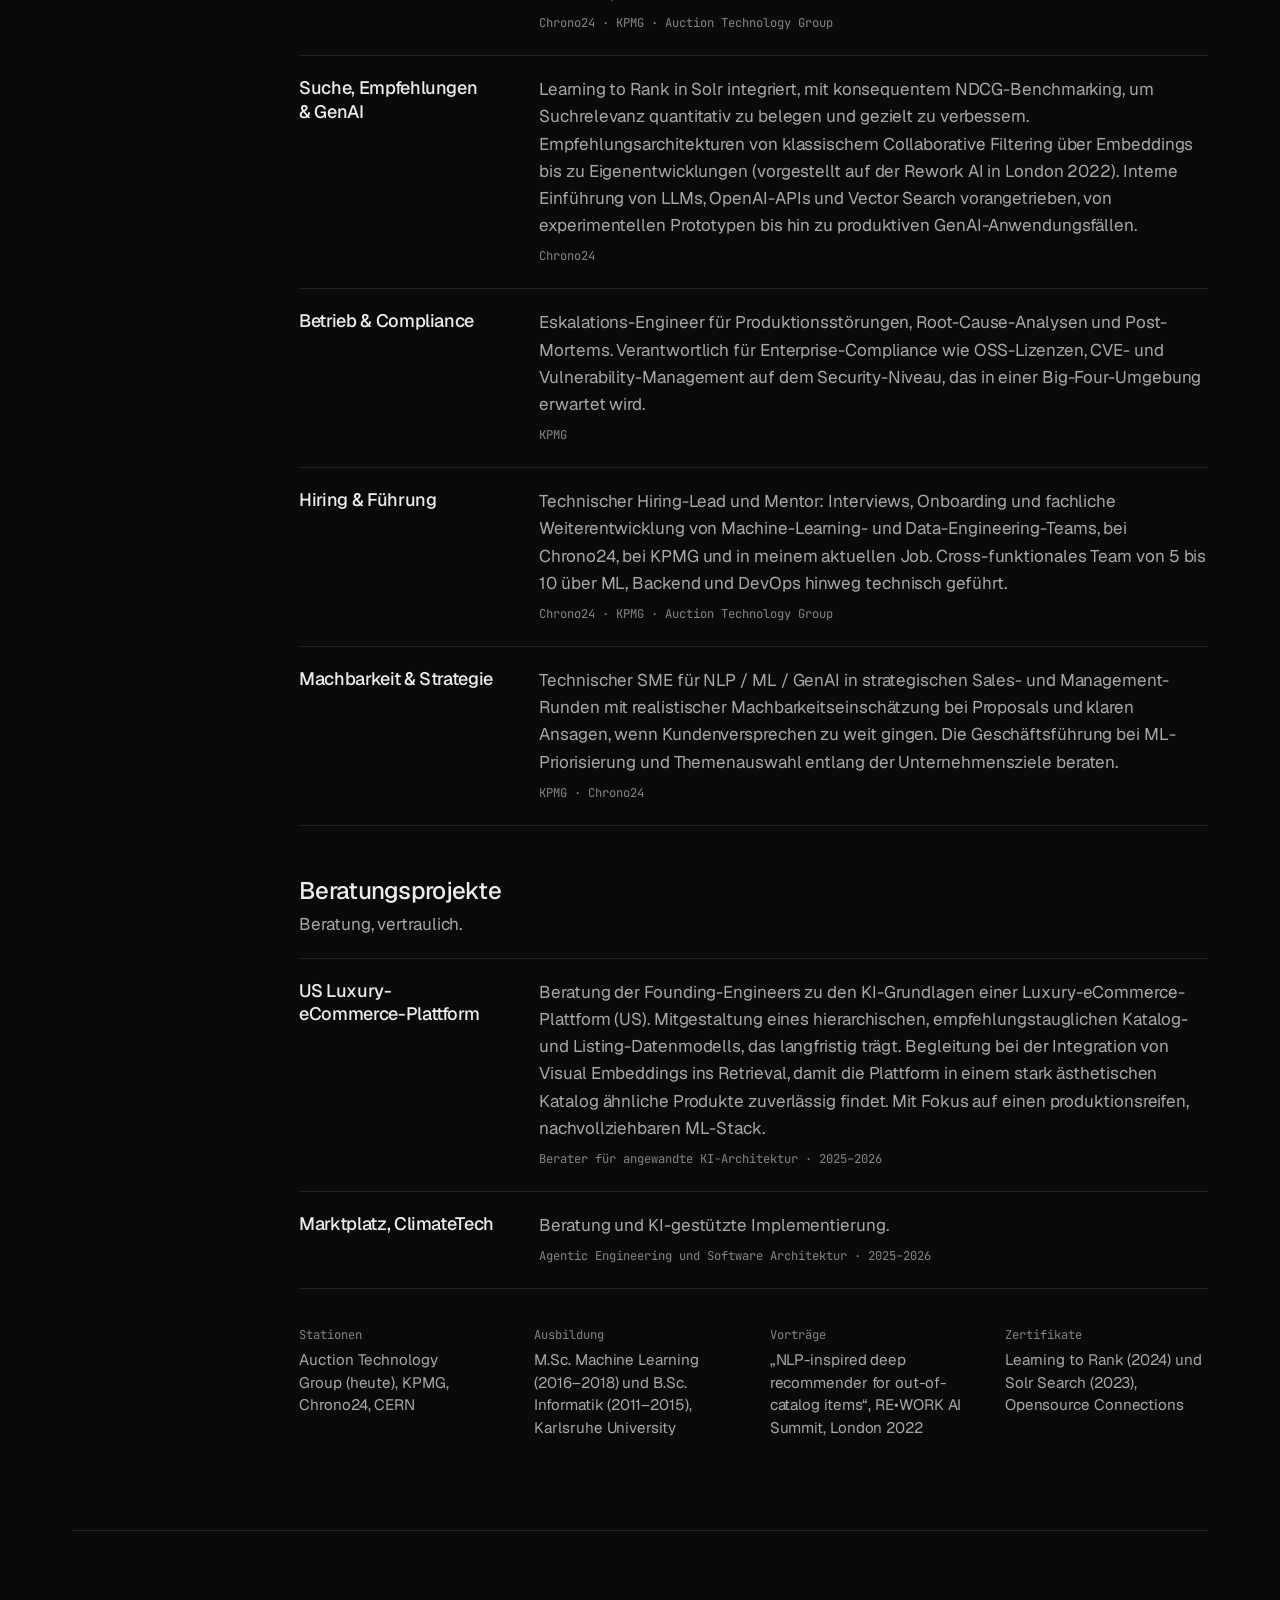
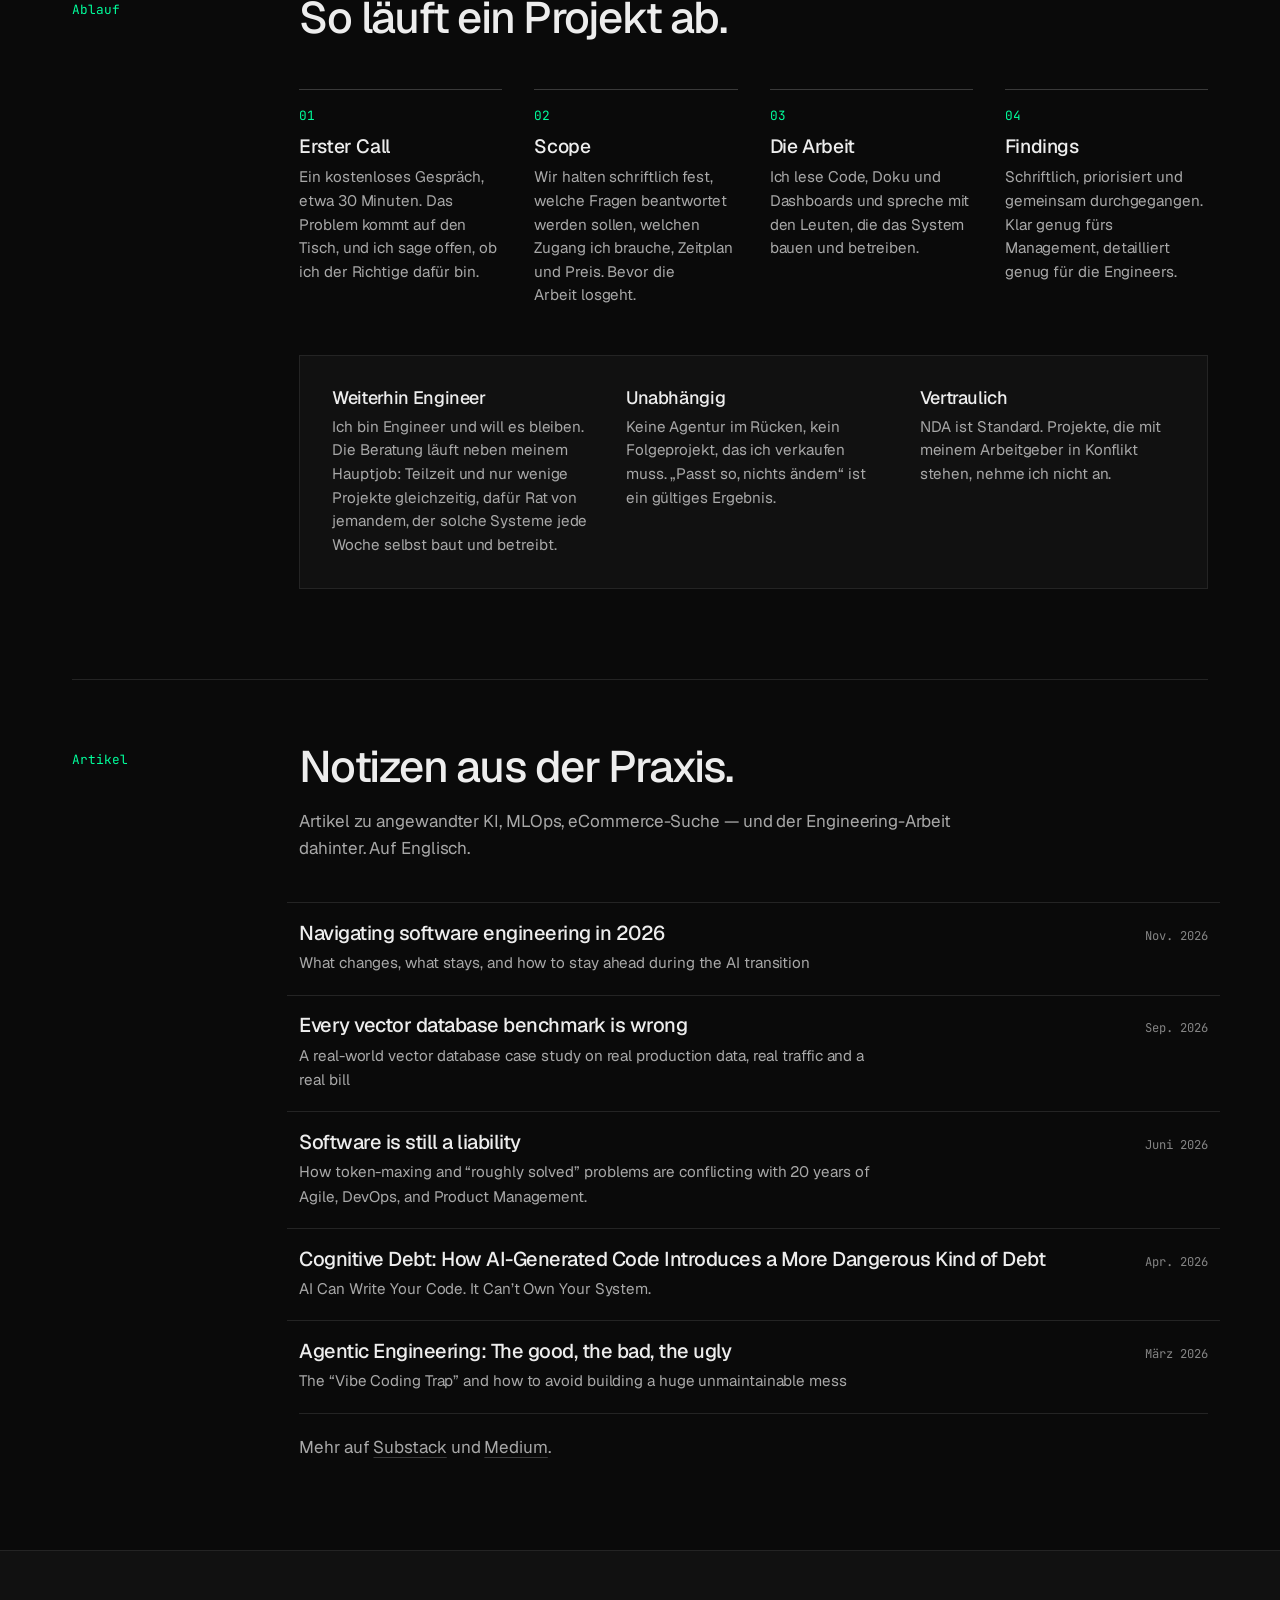
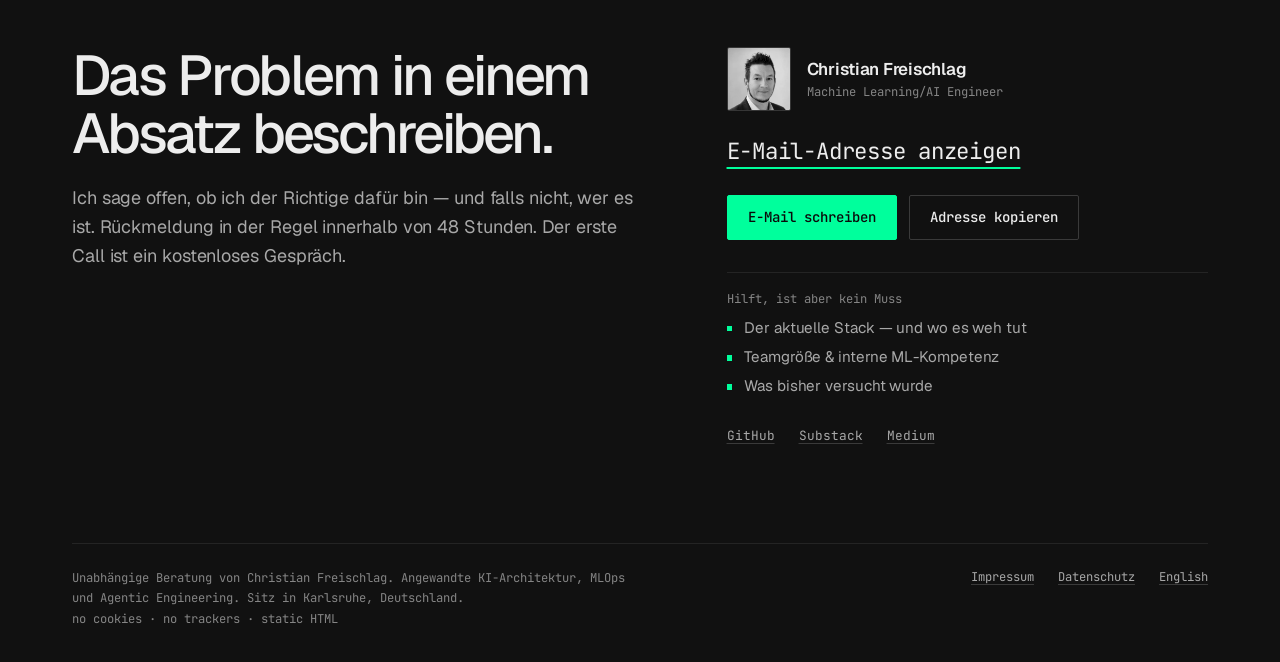
<file: de/index.html>
<!DOCTYPE html>
<html lang="de">
<head>
    <meta charset="UTF-8"/>
    <meta name="viewport" content="width=device-width, initial-scale=1"/>
    <title>KI-Architektur-Review &amp; Technische Due Diligence | Christian Freischlag</title>
    <meta name="description" content="Christian Freischlag, Machine Learning/AI Engineer. KI-Architektur- und Produktions-Reviews, technische Due Diligence, MLOps und Agentic-Engineering-Beratung. Karlsruhe, remote möglich."/>
    <meta name="author" content="Christian Freischlag"/>

    <link rel="canonical" href="https://digital-thinking.de/de/"/>
    <link rel="alternate" hreflang="en" href="https://digital-thinking.de/"/>
    <link rel="alternate" hreflang="de" href="https://digital-thinking.de/de/"/>
    <link rel="alternate" hreflang="x-default" href="https://digital-thinking.de/"/>

    <link rel="icon" href="/favicon.svg" type="image/svg+xml"/>
    <link rel="apple-touch-icon" href="/assets/apple-touch-icon.png"/>
    <meta name="theme-color" content="#0a0a0a"/>

    <meta property="og:type" content="website"/>
    <meta property="og:url" content="https://digital-thinking.de/de/"/>
    <meta property="og:site_name" content="digital-thinking"/>
    <meta property="og:title" content="Zuverlässige KI-Systeme für den Produktivbetrieb"/>
    <meta property="og:description" content="KI-Architektur- und Produktions-Reviews, technische Due Diligence, MLOps und Agentic Engineering. Unabhängige Beratung von Christian Freischlag."/>
    <meta property="og:locale" content="de_DE"/>
    <meta property="og:locale:alternate" content="en_US"/>
    <meta property="og:image" content="https://digital-thinking.de/assets/og-de.png"/>
    <meta property="og:image:width" content="1200"/>
    <meta property="og:image:height" content="630"/>
    <meta property="og:image:alt" content="Christian Freischlag: zuverlässige KI-Systeme für den Produktivbetrieb"/>
    <meta name="twitter:card" content="summary_large_image"/>

    <link rel="preload" href="/assets/fonts/geist-latin.woff2" as="font" type="font/woff2" crossorigin/>
    <link rel="preload" href="/assets/fonts/jetbrains-mono-latin.woff2" as="font" type="font/woff2" crossorigin/>
    <link rel="stylesheet" href="/assets/site.css"/>
    <script src="/assets/site.js" defer></script>

    <script type="application/ld+json">
        {
            "@context": "https://schema.org",
            "@graph": [
                {
                    "@type": "Person",
                    "@id": "https://digital-thinking.de/#christian-freischlag",
                    "name": "Christian Freischlag",
                    "jobTitle": "Machine Learning Engineer & Berater",
                    "url": "https://digital-thinking.de/de/",
                    "knowsLanguage": ["de", "en"],
                    "knowsAbout": [
                        "Angewandte KI-Architektur",
                        "MLOps",
                        "Technische Due Diligence",
                        "eCommerce-Suche",
                        "Empfehlungssysteme",
                        "Agentic Engineering"
                    ],
                    "address": {
                        "@type": "PostalAddress",
                        "addressLocality": "Karlsruhe",
                        "addressCountry": "DE"
                    },
                    "sameAs": [
                        "https://github.com/digital-thinking",
                        "https://ixeption.substack.com",
                        "https://medium.com/@christian.freischlag"
                    ]
                },
                {
                    "@type": "ProfessionalService",
                    "@id": "https://digital-thinking.de/#practice",
                    "name": "digital-thinking",
                    "url": "https://digital-thinking.de/de/",
                    "image": "https://digital-thinking.de/assets/og-de.png",
                    "description": "Unabhängige Beratung von Christian Freischlag: KI-Architektur- und Produktions-Reviews, technische Due Diligence für KI, technische Beratung und Agentic-Engineering-Beratung.",
                    "founder": {"@id": "https://digital-thinking.de/#christian-freischlag"},
                    "address": {
                        "@type": "PostalAddress",
                        "addressLocality": "Karlsruhe",
                        "addressCountry": "DE"
                    },
                    "availableLanguage": ["de", "en"],
                    "serviceType": [
                        "KI-Architektur- & Produktions-Review",
                        "Technische Due Diligence für KI",
                        "Technische Beratung",
                        "Agentic-Engineering-Beratung"
                    ]
                }
            ]
        }
    </script>
</head>

<body>
<a class="skip" href="#main">Zum Inhalt springen</a>

<header class="top">
    <div class="wrap top-in">
        <a class="brand" href="/de/" aria-label="Christian Freischlag, digital-thinking: Startseite">
            <svg viewBox="0 0 24 24" fill="none" stroke="currentColor" stroke-width="1.8" aria-hidden="true"><path d="M4 6 L9 12 L4 18" stroke-linecap="round" stroke-linejoin="round"/><path d="M12 19 L20 19" stroke-linecap="round"/></svg>
            Christian Freischlag <span>digital-thinking</span>
        </a>
        <nav class="nav" aria-label="Abschnitte">
            <a href="#services">Leistungen</a>
            <a href="#work">Erfahrung</a>
            <a href="#process">Ablauf</a>
            <a href="#writing">Artikel</a>
        </nav>
        <div class="top-end">
            <a class="lang" href="/" hreflang="en" lang="en" data-setlang="en">English</a>
            <a class="btn btn-small" href="#contact">Kontakt</a>
        </div>
    </div>
</header>

<main id="main">

    <!-- ================= HERO ================= -->
    <section class="hero">
        <div class="wrap">
            <h1>Zuverlässige KI&#8209;Systeme für den Produktivbetrieb.</h1>
            <p class="tagline">KI-Architektur-Reviews · Technische Due Diligence · MLOps · Agentic Engineering</p>

            <div class="hero-grid">
                <div class="hero-intro">
                    <img class="portrait" src="/assets/portrait.webp" width="480" height="480" alt="Porträt von Christian Freischlag"/>
                    <p>Hi, ich bin <strong>Christian Freischlag</strong>, Machine Learning/AI Engineer mit über zehn Jahren Erfahrung. Ich unterstütze Startups dabei, KI vom Proof-of-Concept in den Produktionsbetrieb zu bringen, mit der Architektur, MLOps-Disziplin und Observability, die Traffic, Budgets und echten Fehlerfällen standhalten. Für Gründer, CTOs und Investoren schaue ich mir außerdem bestehende Systeme unabhängig an: Trägt das, skaliert das, und was sollte als Nächstes passieren?</p>
                    <div class="hero-actions">
                        <a class="btn" href="#contact" data-mail data-u="gnitlusnoc" data-d="ed.gnikniht-latigid" data-subject="Anfrage — digital-thinking">E-Mail schreiben</a>
                        <a class="link" href="#services">Leistungen ansehen</a>
                    </div>
                    <p class="hero-note">Der erste Call ist ein kostenloses Gespräch. Rückmeldung in der Regel innerhalb von 48 Stunden.</p>
                </div>

                <figure class="fig">
                    <figcaption><strong>Worauf ein Review schaut</strong> Die fünf Fragen, die ich am häufigsten höre, und wo im System die Antwort steckt.</figcaption>
                    <svg viewBox="0 0 604 222" role="img" aria-label="Skizze eines KI-Systems: Daten, Retrieval, Modell und Serving in einer Reihe, darunter Evaluation und Monitoring sowie ein Rückweg zu den Daten. Fünf nummerierte Markierungen gehören zu den Fragen darunter.">
                        <defs>
                            <marker id="ah" viewBox="0 0 8 8" refX="7.2" refY="4" markerWidth="7" markerHeight="7" orient="auto"><path d="M0 0.6 7.6 4 0 7.4z" fill="#858585"/></marker>
                        </defs>
                        <path class="flow" marker-end="url(#ah)" d="M130 50h36"/>
                        <path class="flow" marker-end="url(#ah)" d="M282 50h36"/>
                        <path class="flow" marker-end="url(#ah)" d="M434 50h36"/>
                        <path class="flow" marker-end="url(#ah)" d="M224 78v50"/>
                        <path class="flow" marker-end="url(#ah)" d="M376 78v50"/>
                        <path class="flow" marker-end="url(#ah)" d="M528 78v50"/>
                        <path class="flow back" marker-end="url(#ah)" d="M528 176v32H72V78"/>
                        <g class="box n1"><rect x="14" y="22" width="116" height="56"/><text x="72" y="55">Daten</text></g>
                        <g class="box"><rect x="166" y="22" width="116" height="56"/><text x="224" y="55">Retrieval</text></g>
                        <g class="box n2"><rect x="318" y="22" width="116" height="56"/><text x="376" y="55">Modell</text></g>
                        <g class="box n4"><rect x="470" y="22" width="116" height="56"/><text x="528" y="55">Serving</text></g>
                        <g class="box n3"><rect x="166" y="128" width="268" height="48"/><text x="300" y="157">Evaluation</text></g>
                        <g class="box n5"><rect x="470" y="128" width="116" height="48"/><text x="528" y="157">Monitoring</text></g>
                        <g class="tag t1"><circle cx="130" cy="22" r="12"/><text x="130" y="26.5">1</text></g>
                        <g class="tag t2"><circle cx="434" cy="22" r="12"/><text x="434" y="26.5">2</text></g>
                        <g class="tag t3"><circle cx="434" cy="128" r="12"/><text x="434" y="132.5">3</text></g>
                        <g class="tag t4"><circle cx="586" cy="22" r="12"/><text x="586" y="26.5">4</text></g>
                        <g class="tag t5"><circle cx="586" cy="128" r="12"/><text x="586" y="132.5">5</text></g>
                    </svg>
                    <ol class="notes">
                        <li><b>Daten</b> <span>Haben wir Daten, an die andere nicht einfach herankommen?</span></li>
                        <li><b>Modell</b> <span>Eigene Technologie oder eine dünne Schicht über einem fremden Modell?</span></li>
                        <li><b>Evaluation</b> <span>Woher wissen wir, dass eine Änderung es besser gemacht hat?</span></li>
                        <li><b>Serving</b> <span>Was kostet ein Request, und was passiert bei 10x Traffic?</span></li>
                        <li><b>Monitoring</b> <span>Wer merkt, wenn die Qualität nachlässt, und wie schnell?</span></li>
                    </ol>
                </figure>
            </div>

            <dl class="facts">
                <div>
                    <dt>Hintergrund</dt>
                    <dd>Über zehn Jahre Software- und ML-Engineering. Lead ML Engineer bei Chrono24, danach Manager NLP &amp; KI bei KPMG.</dd>
                </div>
                <div>
                    <dt>Heute</dt>
                    <dd>Hauptjob: MLOps Engineer bei der Auction Technology Group. Beratung nebenher, mit begrenzter Kapazität.</dd>
                </div>
                <div>
                    <dt>Für wen</dt>
                    <dd>Gründungs-Engineers, CTOs und Product Leads. VCs und ihre Portfoliounternehmen.</dd>
                </div>
                <div>
                    <dt>Wo</dt>
                    <dd>Karlsruhe, DE. Remote möglich, auf Deutsch oder Englisch.</dd>
                </div>
            </dl>
        </div>
    </section>

    <!-- ================= LEISTUNGEN ================= -->
    <section id="services" aria-labelledby="h-services">
        <div class="wrap">
            <div class="sec-grid">
                <h2 class="sec-name" id="h-services">Leistungen</h2>
                <div>
                    <p class="lede">Wo ich wirklich helfen kann.</p>
                    <p class="aside">Vier Formen der Zusammenarbeit, alle auf Basis von Dingen, die ich wiederholt in den Produktivbetrieb gebracht habe. Vorab klar abgegrenzt, zeitlich begrenzt und von mir persönlich gemacht.</p>

                    <div class="sheets">
                        <article class="sheet">
                            <div class="sheet-head">
                                <h3>KI-Architektur- &amp; Produktions-Review</h3>
                                <span class="for">Für Gründer und CTOs</span>
                            </div>
                            <p class="sheet-sum">Ein unabhängiger Blick auf ein KI-/ML-System, das in Produktion ist oder kurz davor steht. Bleibt es unter Last und Budgetdruck stabil, sind die richtigen Bausteine gewählt (ML, LLMs, Embeddings, Retrieval, Agents), und was muss zuerst angegangen werden?</p>
                            <div class="sheet-cols">
                                <div>
                                    <h4>Wann es sinnvoll ist</h4>
                                    <ul class="fits">
                                        <li>Der Prototyp hat alle überzeugt. Jetzt muss er echtem Traffic, echten Budgets und echten Fehlerfällen standhalten.</li>
                                        <li>Qualität, Latenz oder Inferenzkosten laufen in die falsche Richtung, und niemand kann genau sagen, warum.</li>
                                        <li>Ein größerer Ausbau, ein Plattformwechsel oder eine Schlüsseleinstellung steht an, und vorher soll eine zweite Meinung her.</li>
                                    </ul>
                                </div>
                                <div>
                                    <h4>Was ich mir anschaue</h4>
                                    <ul class="scope">
                                        <li>Architektur und Datenflüsse, vom Systementwurf bis zum Deployment</li>
                                        <li>Evaluation: Wird Qualität wirklich gemessen (offline, A/B-Testing)?</li>
                                        <li>Serving, Latenz und Kosten pro Request</li>
                                        <li>Observability, Drift-Monitoring, Fehlerfälle</li>
                                        <li>Reproduzierbarkeit, CI/CD, Tests, die etwas aussagen</li>
                                        <li>Make or buy, und ob das Team das System betreiben kann</li>
                                    </ul>
                                </div>
                            </div>
                            <div class="sheet-out">
                                <div>
                                    <h4>Was dabei herauskommt</h4>
                                    <p><mark>Ein schriftlicher Bericht mit priorisierten Findings</mark> und ein Termin mit dem Team, um ihn durchzugehen. So konkret, dass die Engineers am nächsten Tag mit dem ersten Punkt anfangen können.</p>
                                </div>
                                <div>
                                    <h4>Format</h4>
                                    <p>In der Regel zwei bis drei Wochen in Teilzeit. Ich lese Code, Doku und Dashboards und spreche mit den Leuten, die das System bauen und betreiben.</p>
                                </div>
                            </div>
                        </article>

                        <article class="sheet">
                            <div class="sheet-head">
                                <h3>Technische Due Diligence für KI</h3>
                                <span class="for">Für VCs und Investoren</span>
                            </div>
                            <p class="sheet-sum">Eine technische Bewertung eines Unternehmens, dessen Wert an seiner KI hängt. Hält die Technologie, was der Pitch verspricht, und was braucht es, um sie zu skalieren?</p>
                            <div class="sheet-cols">
                                <div>
                                    <h4>Wann es sinnvoll ist</h4>
                                    <ul class="fits">
                                        <li>Die KI ist das Produkt, und es muss klar sein, wie viel Substanz dahintersteckt.</li>
                                        <li>Eigene Technologie oder eine dünne Schicht über einem fremden Modell? Das sollte vor der Unterschrift geklärt sein.</li>
                                        <li>Die KI-Roadmap eines Portfoliounternehmens verzögert sich immer wieder, und es fehlt eine unabhängige Sicht auf die Gründe.</li>
                                    </ul>
                                </div>
                                <div>
                                    <h4>Was ich mir anschaue</h4>
                                    <ul class="scope">
                                        <li>Was hinter den Aussagen steckt: Modelle, Daten, Evaluation</li>
                                        <li>Verteidigbarkeit: was schwer zu kopieren ist und was nicht</li>
                                        <li>Skalierbarkeit und Inferenzkosten pro Einheit</li>
                                        <li>Engineering-Praxis und Tiefe des Teams</li>
                                        <li>Abhängigkeiten und Risiken: Modellanbieter, OSS-Lizenzen, Security</li>
                                    </ul>
                                </div>
                            </div>
                            <div class="sheet-out">
                                <div>
                                    <h4>Was dabei herauskommt</h4>
                                    <p><mark>Ein kurzes Memo, das ein Investment Committee lesen kann:</mark> Findings, Red Flags, offene Fragen an die Gründer und eine klare Gesamteinschätzung. Mit realistischer Machbarkeitseinschätzung und klaren Ansagen, wenn der Pitch zu viel verspricht. Die technischen Details stehen im Anhang.</p>
                                </div>
                                <div>
                                    <h4>Format</h4>
                                    <p>Unter NDA, Zeitplan vorab vereinbart. Grundlage sind Unterlagen, Code-Zugang, wo möglich, und Gespräche mit dem technischen Team.</p>
                                </div>
                            </div>
                        </article>
                    </div>

                    <div class="sheets">
                        <article class="sheet sheet-minor">
                            <div class="sheet-head">
                                <h3>Technische Beratung</h3>
                                <span class="for">Für Gründungs-Engineers und CTOs</span>
                            </div>
                            <div class="sheet-cols">
                                <div>
                                    <p>Sparringspartner für ein paar Stunden im Monat. Meine Philosophie: Schnelles Prototyping für die Validierung, robuste Systeme für den Produktivbetrieb. Nimm das richtige Tool, nicht einfach das Vorhandene.</p>
                                </div>
                                <div>
                                    <h4>Typische Themen</h4>
                                    <ul class="scope">
                                        <li>Architekturentscheidungen</li>
                                        <li>Make or buy</li>
                                        <li>Roadmap</li>
                                        <li>Design-Reviews</li>
                                        <li>Interviews mit den ML Engineers, die eingestellt werden sollen</li>
                                    </ul>
                                </div>
                            </div>
                        </article>
                        <article class="sheet sheet-minor">
                            <div class="sheet-head">
                                <h3>Agentic-Engineering-Beratung</h3>
                                <span class="for">Für Engineering-Teams</span>
                            </div>
                            <div class="sheet-cols">
                                <div>
                                    <p>Praxisnahe Beratung für Agentic Engineering aus persönlicher Überzeugung: Claude Code, Copilot &amp; Co. und deren Einbindung in die Entwicklungsprozesse, ohne Qualität zu opfern. Wenn die Implementierung schneller wird, staut sich alles davor und danach: bei Entscheidungen, Reviews und Freigaben. Deshalb geht es vor allem um das Drumherum. KI übernimmt langweilige Arbeit, aber der Entwickler sichert die Qualität und setzt die Leitplanken, damit kein Code entsteht, den im Team niemand mehr wirklich versteht.</p>
                                </div>
                                <div>
                                    <h4>Das Drumherum</h4>
                                    <ul class="scope">
                                        <li>CI-Integration und automatisiertes PR-Review</li>
                                        <li>CVE-Scanning und QA</li>
                                        <li>Refactoring-Agents</li>
                                        <li>Human-in-the-Loop: wer gibt was frei</li>
                                        <li>Observability, die den Verifikations-Loop schließt. Ein Agent, der Logs lesen kann, ist um Welten besser als einer, der es nicht kann.</li>
                                    </ul>
                                </div>
                            </div>
                        </article>
                    </div>

                    <p class="not"><b>Was ich nicht mache:</b> Vollzeit-Contracting oder ein ganzes Team mitbringen, das das Produkt baut. Wenn es das braucht, sage ich das im ersten Call und weiß meist, wen man fragen kann.</p>
                </div>
            </div>
        </div>
    </section>

    <!-- ================= ERFAHRUNG ================= -->
    <section id="work" aria-labelledby="h-work">
        <div class="wrap">
            <div class="sec-grid">
                <h2 class="sec-name" id="h-work">Erfahrung</h2>
                <div>
                    <p class="lede">Meine Erfahrung.</p>
                    <p class="aside">Was ich bisher gemacht habe und weiter mache, gebündelt nach Themen statt nach Stationen. Das stammt aus meinen Festanstellungen, nicht aus Kundenprojekten. Es steht hier als Hintergrund, nicht als Referenz oder Empfehlung dieser Unternehmen.</p>

                    <div class="proof prose">
                        <article class="proof-row">
                            <h3>ML/AI-Projekte</h3>
                            <div>
                                <p>Von der Idee bis in den Produktivbetrieb. Zum Beispiel der <a href="https://www.chrono24.com/magazine/identify-watch-with-one-image-the-chrono24-watch-scanner-p_55081/" rel="noopener">Chrono24 Watch Scanner</a>: feinabgestimmte Bildklassifikationsmodelle (CNNs, TensorFlow) und eine dedizierte, autoskalierende AWS-Architektur, die im Peak 20.000+ Anfragen pro Tag über die App bediente. Oder ein NLP-basiertes End-to-End-Anti-Fraud-System (vor der LLM-Ära), das SVMs und Random Forests mit LSTMs und Transformern kombinierte, um Verhaltensmuster und sprachliche Signale gemeinsam auszuwerten. Und bei KPMG: LLM-Agent-gestütztes Bewerten von Ergebnissen der Dokumentenextraktion, um die Dunkelverarbeitungsquote zu steigern.</p>
                                <p class="src">Chrono24 · KPMG</p>
                            </div>
                        </article>
                        <article class="proof-row">
                            <h3>ML-Plattform &amp; MLOps</h3>
                            <div>
                                <p>End-to-End-ML-Plattformen konzipiert und in Produktion gebracht: auf Docker, Airflow, Terraform und Snowflake und als containerisierte NLP-SaaS-Plattform (Python · .NET · Kubernetes · RabbitMQ). Mit allem, was dazugehört: Dependency-Management, Build-System, Umstellung auf Trunk-Based Development und entsprechende DevOps-Pipelines sowie eine Performance- und Skalierungs-Roadmap. ML-Plattform und MLOps verantworte ich auch in meinem aktuellen Job.</p>
                                <p class="src">Chrono24 · KPMG · Auction Technology Group</p>
                            </div>
                        </article>
                        <article class="proof-row">
                            <h3>Suche, Empfehlungen &amp; GenAI</h3>
                            <div>
                                <p>Learning to Rank in Solr integriert, mit konsequentem NDCG-Benchmarking, um Suchrelevanz quantitativ zu belegen und gezielt zu verbessern. Empfehlungsarchitekturen von klassischem Collaborative Filtering über Embeddings bis zu Eigenentwicklungen (vorgestellt auf der Rework AI in London 2022). Interne Einführung von LLMs, OpenAI-APIs und Vector Search vorangetrieben, von experimentellen Prototypen bis hin zu produktiven GenAI-Anwendungsfällen.</p>
                                <p class="src">Chrono24</p>
                            </div>
                        </article>
                        <article class="proof-row">
                            <h3>Betrieb &amp; Compliance</h3>
                            <div>
                                <p>Eskalations-Engineer für Produktionsstörungen, Root-Cause-Analysen und Post-Mortems. Verantwortlich für Enterprise-Compliance wie OSS-Lizenzen, CVE- und Vulnerability-Management auf dem Security-Niveau, das in einer Big-Four-Umgebung erwartet wird.</p>
                                <p class="src">KPMG</p>
                            </div>
                        </article>
                        <article class="proof-row">
                            <h3>Hiring &amp; Führung</h3>
                            <div>
                                <p>Technischer Hiring-Lead und Mentor: Interviews, Onboarding und fachliche Weiterentwicklung von Machine-Learning- und Data-Engineering-Teams, bei Chrono24, bei KPMG und in meinem aktuellen Job. Cross-funktionales Team von 5 bis 10 über ML, Backend und DevOps hinweg technisch geführt.</p>
                                <p class="src">Chrono24 · KPMG · Auction Technology Group</p>
                            </div>
                        </article>
                        <article class="proof-row">
                            <h3>Machbarkeit &amp; Strategie</h3>
                            <div>
                                <p>Technischer SME für NLP / ML / GenAI in strategischen Sales- und Management-Runden mit realistischer Machbarkeitseinschätzung bei Proposals und klaren Ansagen, wenn Kundenversprechen zu weit gingen. Die Geschäftsführung bei ML-Priorisierung und Themenauswahl entlang der Unternehmensziele beraten.</p>
                                <p class="src">KPMG · Chrono24</p>
                            </div>
                        </article>
                    </div>

                    <h3 class="sub">Beratungsprojekte</h3>
                    <p class="aside">Beratung, vertraulich.</p>
                    <div class="proof">
                        <article class="proof-row">
                            <h3>US Luxury-eCommerce-Plattform</h3>
                            <div>
                                <p>Beratung der Founding-Engineers zu den KI-Grundlagen einer Luxury-eCommerce-Plattform (US). Mitgestaltung eines hierarchischen, empfehlungstauglichen Katalog- und Listing-Datenmodells, das langfristig trägt. Begleitung bei der Integration von Visual Embeddings ins Retrieval, damit die Plattform in einem stark ästhetischen Katalog ähnliche Produkte zuverlässig findet. Mit Fokus auf einen produktionsreifen, nachvollziehbaren ML-Stack.</p>
                                <p class="src">Berater für angewandte KI-Architektur · 2025–2026</p>
                            </div>
                        </article>
                        <article class="proof-row">
                            <h3>Marktplatz, ClimateTech</h3>
                            <div>
                                <p>Beratung und KI-gestützte Implementierung.</p>
                                <p class="src">Agentic Engineering und Software Architektur · 2025–2026</p>
                            </div>
                        </article>
                    </div>

                    <div class="creds">
                        <div>
                            <h4>Stationen</h4>
                            <p>Auction Technology Group (heute), KPMG, Chrono24, CERN</p>
                        </div>
                        <div>
                            <h4>Ausbildung</h4>
                            <p>M.Sc. Machine Learning (2016–2018) und B.Sc. Informatik (2011–2015), Karlsruhe University</p>
                        </div>
                        <div>
                            <h4>Vorträge</h4>
                            <p>„NLP-inspired deep recommender for out-of-catalog items“, RE•WORK AI Summit, London 2022</p>
                        </div>
                        <div>
                            <h4>Zertifikate</h4>
                            <p>Learning to Rank (2024) und Solr Search (2023), Opensource Connections</p>
                        </div>
                    </div>
                </div>
            </div>
        </div>
    </section>

    <!-- ================= ABLAUF ================= -->
    <section id="process" aria-labelledby="h-process">
        <div class="wrap">
            <div class="sec-grid">
                <h2 class="sec-name" id="h-process">Ablauf</h2>
                <div>
                    <p class="lede">So läuft ein Projekt ab.</p>

                    <ol class="steps">
                        <li>
                            <h3>Erster Call</h3>
                            <p>Ein kostenloses Gespräch, etwa 30 Minuten. Das Problem kommt auf den Tisch, und ich sage offen, ob ich der Richtige dafür bin.</p>
                        </li>
                        <li>
                            <h3>Scope</h3>
                            <p>Wir halten schriftlich fest, welche Fragen beantwortet werden sollen, welchen Zugang ich brauche, Zeitplan und Preis. Bevor die Arbeit losgeht.</p>
                        </li>
                        <li>
                            <h3>Die Arbeit</h3>
                            <p>Ich lese Code, Doku und Dashboards und spreche mit den Leuten, die das System bauen und betreiben.</p>
                        </li>
                        <li>
                            <h3>Findings</h3>
                            <p>Schriftlich, priorisiert und gemeinsam durchgegangen. Klar genug fürs Management, detailliert genug für die Engineers.</p>
                        </li>
                    </ol>

                    <div class="terms">
                        <div>
                            <h3>Weiterhin Engineer</h3>
                            <p>Ich bin Engineer und will es bleiben. Die Beratung läuft neben meinem Hauptjob: Teilzeit und nur wenige Projekte gleichzeitig, dafür Rat von jemandem, der solche Systeme jede Woche selbst baut und betreibt.</p>
                        </div>
                        <div>
                            <h3>Unabhängig</h3>
                            <p>Keine Agentur im Rücken, kein Folgeprojekt, das ich verkaufen muss. „Passt so, nichts ändern“ ist ein gültiges Ergebnis.</p>
                        </div>
                        <div>
                            <h3>Vertraulich</h3>
                            <p>NDA ist Standard. Projekte, die mit meinem Arbeitgeber in Konflikt stehen, nehme ich nicht an.</p>
                        </div>
                    </div>
                </div>
            </div>
        </div>
    </section>

    <!-- ================= ARTIKEL ================= -->
    <section id="writing" aria-labelledby="h-writing">
        <div class="wrap">
            <div class="sec-grid">
                <h2 class="sec-name" id="h-writing">Artikel</h2>
                <div>
                    <p class="lede">Notizen aus der Praxis.</p>
                    <p class="aside">Artikel zu angewandter KI, MLOps, eCommerce-Suche — und der Engineering-Arbeit dahinter. Auf Englisch.</p>

                    <ul class="posts" lang="en">
                        <li><a href="https://ixeption.substack.com/p/navigating-software-engineering-in" rel="noopener">
                            <h3>Navigating software engineering in 2026</h3>
                            <time datetime="2026-11" lang="de">Nov. 2026</time>
                            <p>What changes, what stays, and how to stay ahead during the AI transition</p>
                        </a></li>
                        <li><a href="https://ixeption.substack.com/p/every-vector-database-benchmark-is" rel="noopener">
                            <h3>Every vector database benchmark is wrong</h3>
                            <time datetime="2026-09" lang="de">Sep. 2026</time>
                            <p>A real-world vector database case study on real production data, real traffic and a real bill</p>
                        </a></li>
                        <li><a href="https://ixeption.substack.com/p/software-is-still-a-liability" rel="noopener">
                            <h3>Software is still a liability</h3>
                            <time datetime="2026-06" lang="de">Juni 2026</time>
                            <p>How token-maxing and “roughly solved” problems are conflicting with 20 years of Agile, DevOps, and Product Management.</p>
                        </a></li>
                        <li><a href="https://ixeption.substack.com/p/cognitive-debt-how-ai-generated-code" rel="noopener">
                            <h3>Cognitive Debt: How AI-Generated Code Introduces a More Dangerous Kind of Debt</h3>
                            <time datetime="2026-04" lang="de">Apr. 2026</time>
                            <p>AI Can Write Your Code. It Can’t Own Your System.</p>
                        </a></li>
                        <li><a href="https://ixeption.substack.com/p/agentic-engineering-the-good-the" rel="noopener">
                            <h3>Agentic Engineering: The good, the bad, the ugly</h3>
                            <time datetime="2026-03" lang="de">März 2026</time>
                            <p>The “Vibe Coding Trap” and how to avoid building a huge unmaintainable mess</p>
                        </a></li>
                    </ul>
                    <p class="posts-more prose">Mehr auf <a href="https://ixeption.substack.com" rel="noopener">Substack</a> und <a href="https://medium.com/@christian.freischlag" rel="noopener">Medium</a>.</p>
                </div>
            </div>
        </div>
    </section>

    <!-- ================= KONTAKT ================= -->
    <section class="contact" id="contact" aria-labelledby="h-contact">
        <div class="wrap contact-grid">
            <div>
                <h2 id="h-contact">Das Problem in einem Absatz beschreiben.</h2>
                <p class="contact-copy">Ich sage offen, ob ich der Richtige dafür bin — und falls nicht, wer es ist. Rückmeldung in der Regel innerhalb von 48 Stunden. Der erste Call ist ein kostenloses Gespräch.</p>
            </div>
            <div>
                <div class="contact-person">
                    <img src="/assets/portrait.webp" width="480" height="480" alt="" loading="lazy"/>
                    <p><strong>Christian Freischlag</strong> <span>Machine Learning/AI Engineer</span></p>
                </div>
                <a class="mail" href="#contact" data-mail data-u="gnitlusnoc" data-d="ed.gnikniht-latigid" data-subject="Anfrage — digital-thinking"><span data-mail-text>E-Mail-Adresse anzeigen</span></a>
                <div class="contact-actions">
                    <a class="btn" href="#contact" data-mail data-u="gnitlusnoc" data-d="ed.gnikniht-latigid" data-subject="Anfrage — digital-thinking">E-Mail schreiben</a>
                    <button class="btn btn-plain" type="button" data-copy data-done="Adresse kopiert" aria-live="polite" hidden>Adresse kopieren</button>
                </div>
                <div class="hints">
                    <h3>Hilft, ist aber kein Muss</h3>
                    <ul>
                        <li>Der aktuelle Stack — und wo es weh tut</li>
                        <li>Teamgröße &amp; interne ML-Kompetenz</li>
                        <li>Was bisher versucht wurde</li>
                    </ul>
                </div>
                <p class="elsewhere">
                    <!-- TODO: hier das LinkedIn-Profil ergänzen, z. B.
                    <a href="https://www.linkedin.com/in/YOUR-HANDLE/" rel="noopener me">LinkedIn</a> -->
                    <a href="https://github.com/digital-thinking" rel="noopener me">GitHub</a>
                    <a href="https://ixeption.substack.com" rel="noopener me">Substack</a>
                    <a href="https://medium.com/@christian.freischlag" rel="noopener me">Medium</a>
                </p>
            </div>
        </div>
    </section>

</main>

<footer class="foot">
    <div class="wrap">
        <div class="foot-in">
            <p>Unabhängige Beratung von Christian Freischlag. Angewandte KI-Architektur, MLOps und Agentic Engineering. Sitz in Karlsruhe, Deutschland.<br>no cookies · no trackers · static HTML</p>
            <nav aria-label="Rechtliches">
                <a href="/de/impressum/">Impressum</a>
                <a href="/de/impressum/#datenschutz">Datenschutz</a>
                <a href="/" hreflang="en" lang="en" data-setlang="en">English</a>
            </nav>
        </div>
    </div>
</footer>

</body>
</html>
</file>
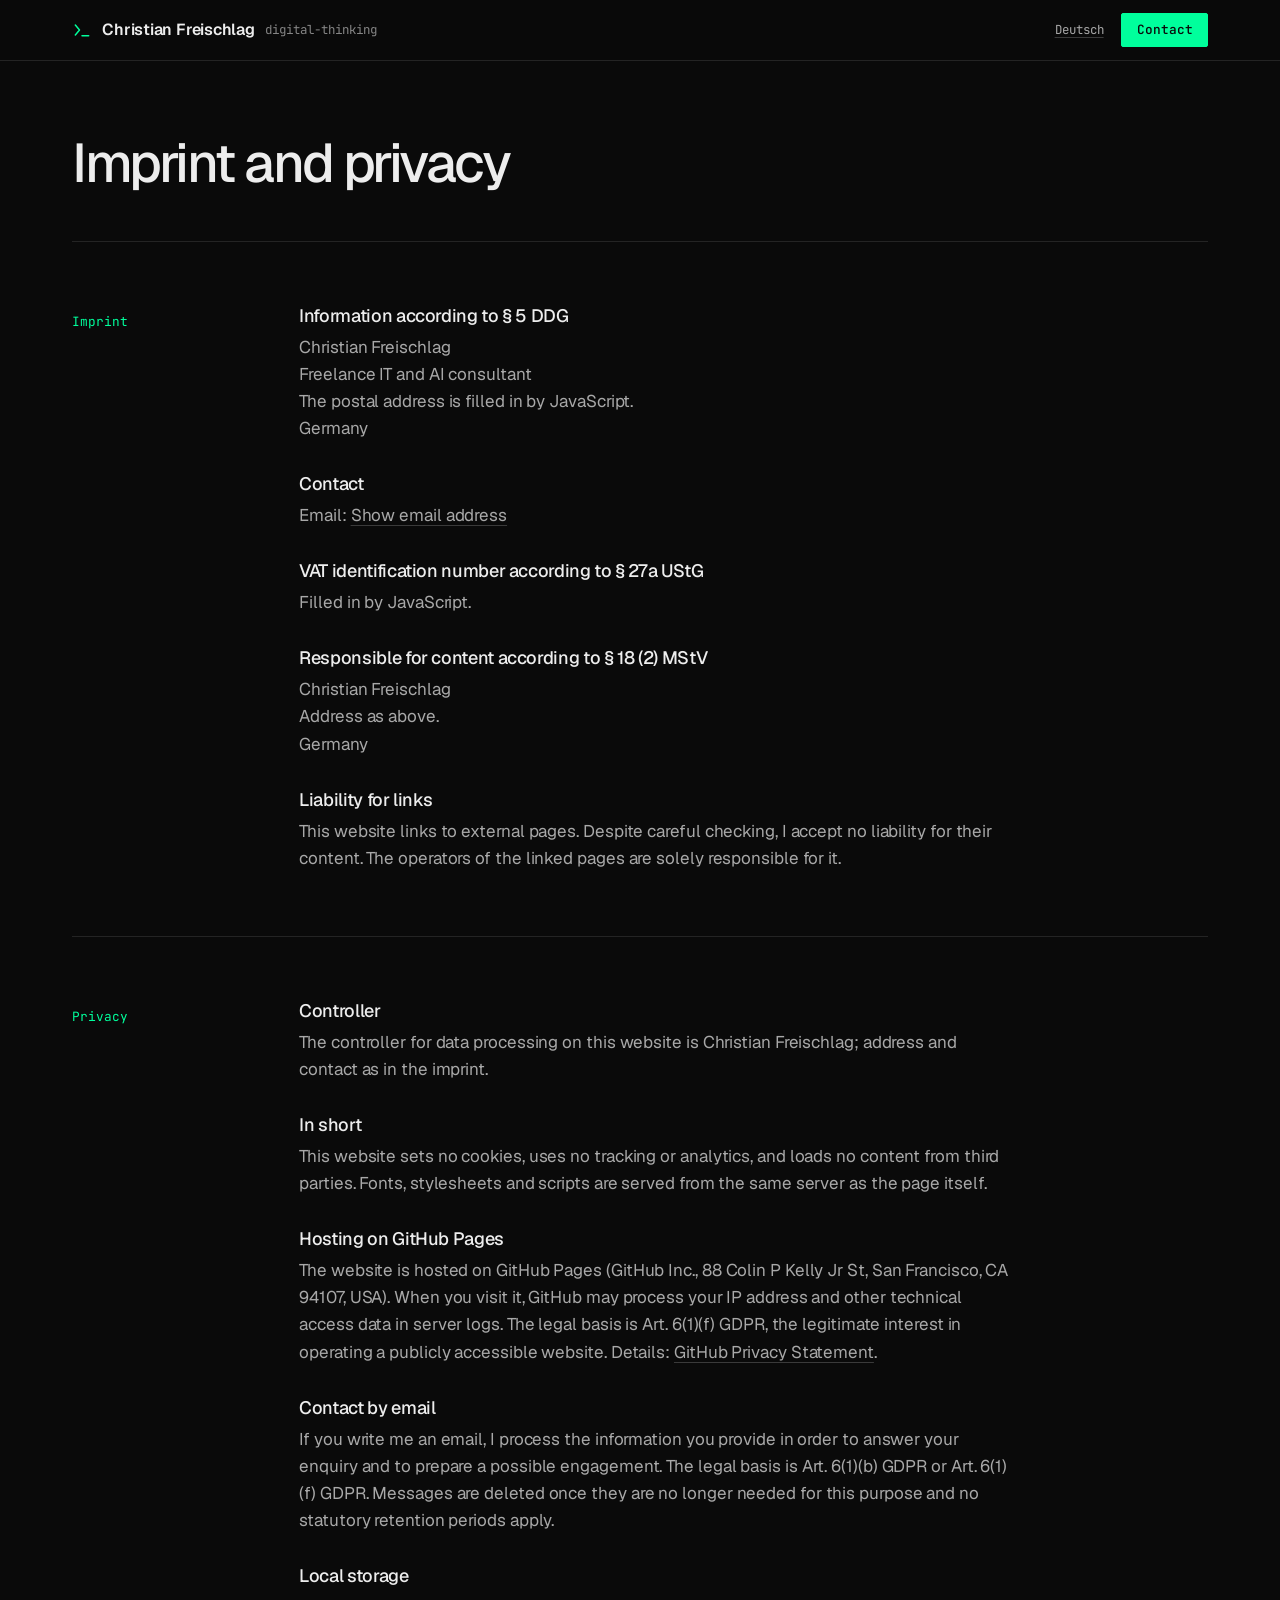
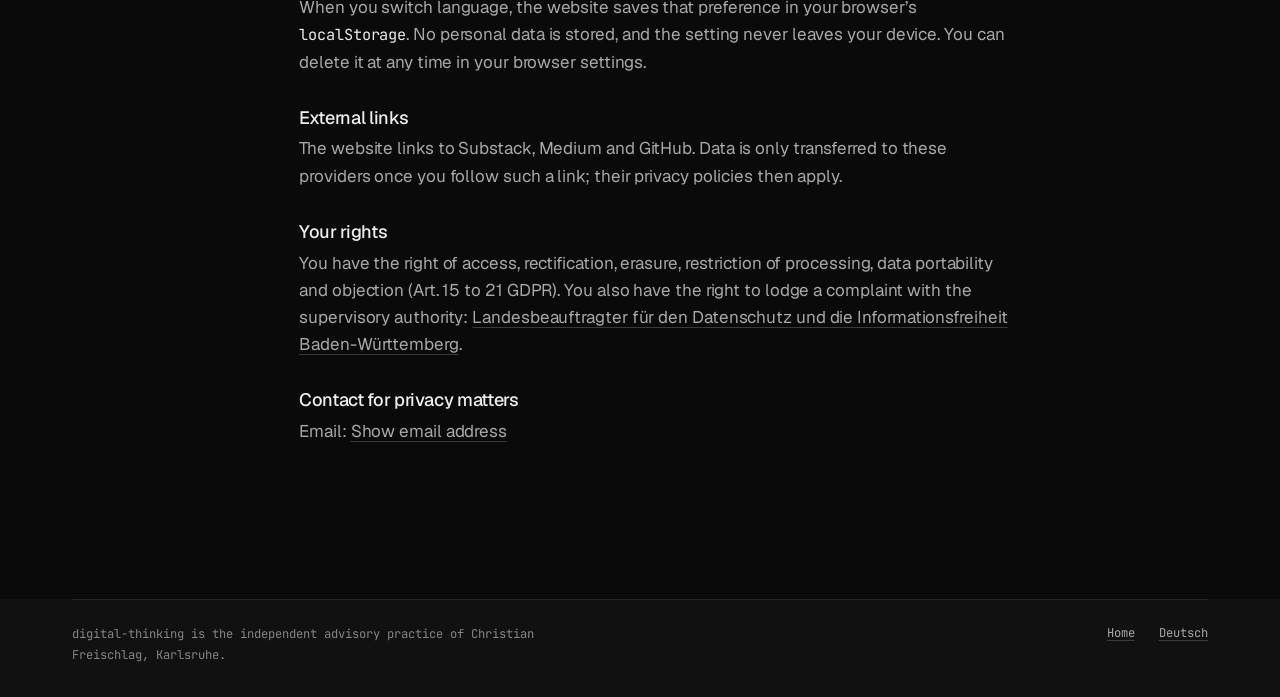
<file: imprint/index.html>
<!DOCTYPE html>
<html lang="en">
<head>
    <meta charset="UTF-8"/>
    <meta name="viewport" content="width=device-width, initial-scale=1"/>
    <title>Imprint &amp; Privacy | Christian Freischlag, digital-thinking</title>
    <meta name="robots" content="noindex, follow"/>
    <link rel="canonical" href="https://digital-thinking.de/imprint/"/>
    <link rel="icon" href="/favicon.svg" type="image/svg+xml"/>
    <link rel="apple-touch-icon" href="/assets/apple-touch-icon.png"/>
    <meta name="theme-color" content="#0a0a0a"/>
    <link rel="preload" href="/assets/fonts/geist-latin.woff2" as="font" type="font/woff2" crossorigin/>
    <link rel="preload" href="/assets/fonts/jetbrains-mono-latin.woff2" as="font" type="font/woff2" crossorigin/>
    <link rel="stylesheet" href="/assets/site.css"/>
    <script src="/assets/site.js" defer></script>
</head>

<body>
<a class="skip" href="#main">Skip to content</a>

<header class="top">
    <div class="wrap top-in">
        <a class="brand" href="/" aria-label="Christian Freischlag, digital-thinking: home">
            <svg viewBox="0 0 24 24" fill="none" stroke="currentColor" stroke-width="1.8" aria-hidden="true"><path d="M4 6 L9 12 L4 18" stroke-linecap="round" stroke-linejoin="round"/><path d="M12 19 L20 19" stroke-linecap="round"/></svg>
            Christian Freischlag <span>digital-thinking</span>
        </a>
        <div class="top-end">
            <a class="lang" href="/de/impressum/" hreflang="de" lang="de" data-setlang="de">Deutsch</a>
            <a class="btn btn-small" href="/#contact">Contact</a>
        </div>
    </div>
</header>

<main id="main" class="legal">
    <div class="wrap">
        <h1>Imprint and privacy</h1>

        <section class="sec-grid" id="imprint" aria-labelledby="h-imprint">
            <h2 class="sec-name" id="h-imprint">Imprint</h2>
            <div class="prose">
                <h3>Information according to § 5 DDG</h3>
                <address>
                    Christian Freischlag<br>
                    Freelance IT and AI consultant<br>
                    <span data-addr data-l1="05 eßartsneteiZ" data-l2="ehurslraK 58167">The postal address is filled in by JavaScript.</span><br>
                    Germany
                </address>

                <h3>Contact</h3>
                <p>Email: <a href="/#contact" data-mail data-u="gnitlusnoc" data-d="ed.gnikniht-latigid"><span data-mail-text>Show email address</span></a></p>

                <h3>VAT identification number according to § 27a UStG</h3>
                <p><span data-vat="287636264ED">Filled in by JavaScript.</span></p>

                <h3>Responsible for content according to § 18 (2) MStV</h3>
                <address>
                    Christian Freischlag<br>
                    <span data-addr data-l1="05 eßartsneteiZ" data-l2="ehurslraK 58167">Address as above.</span><br>
                    Germany
                </address>

                <h3>Liability for links</h3>
                <p>This website links to external pages. Despite careful checking, I accept no liability for their content. The operators of the linked pages are solely responsible for it.</p>
            </div>
        </section>

        <section class="sec-grid" id="privacy" aria-labelledby="h-privacy">
            <h2 class="sec-name" id="h-privacy">Privacy</h2>
            <div class="prose">
                <h3>Controller</h3>
                <p>The controller for data processing on this website is Christian Freischlag; address and contact as in the imprint.</p>

                <h3>In short</h3>
                <p>This website sets no cookies, uses no tracking or analytics, and loads no content from third parties. Fonts, stylesheets and scripts are served from the same server as the page itself.</p>

                <h3>Hosting on GitHub Pages</h3>
                <p>The website is hosted on GitHub Pages (GitHub Inc., 88 Colin P Kelly Jr St, San Francisco, CA 94107, USA). When you visit it, GitHub may process your IP address and other technical access data in server logs. The legal basis is Art. 6(1)(f) GDPR, the legitimate interest in operating a publicly accessible website. Details: <a href="https://docs.github.com/site-policy/privacy-policies/github-privacy-statement" rel="noopener">GitHub Privacy Statement</a>.</p>

                <h3>Contact by email</h3>
                <p>If you write me an email, I process the information you provide in order to answer your enquiry and to prepare a possible engagement. The legal basis is Art. 6(1)(b) GDPR or Art. 6(1)(f) GDPR. Messages are deleted once they are no longer needed for this purpose and no statutory retention periods apply.</p>

                <h3>Local storage</h3>
                <p>When you switch language, the website saves that preference in your browser’s <code>localStorage</code>. No personal data is stored, and the setting never leaves your device. You can delete it at any time in your browser settings.</p>

                <h3>External links</h3>
                <p>The website links to Substack, Medium and GitHub. Data is only transferred to these providers once you follow such a link; their privacy policies then apply.</p>

                <h3>Your rights</h3>
                <p>You have the right of access, rectification, erasure, restriction of processing, data portability and objection (Art. 15 to 21 GDPR). You also have the right to lodge a complaint with the supervisory authority: <a href="https://www.baden-wuerttemberg.datenschutz.de" rel="noopener">Landesbeauftragter für den Datenschutz und die Informationsfreiheit Baden-Württemberg</a>.</p>

                <h3>Contact for privacy matters</h3>
                <p>Email: <a href="/#contact" data-mail data-u="gnitlusnoc" data-d="ed.gnikniht-latigid"><span data-mail-text>Show email address</span></a></p>
            </div>
        </section>
    </div>
</main>

<footer class="foot">
    <div class="wrap">
        <div class="foot-in">
            <p>digital-thinking is the independent advisory practice of Christian Freischlag, Karlsruhe.</p>
            <nav aria-label="Navigation">
                <a href="/">Home</a>
                <a href="/de/impressum/" hreflang="de" lang="de" data-setlang="de">Deutsch</a>
            </nav>
        </div>
    </div>
</footer>

</body>
</html>
</file>
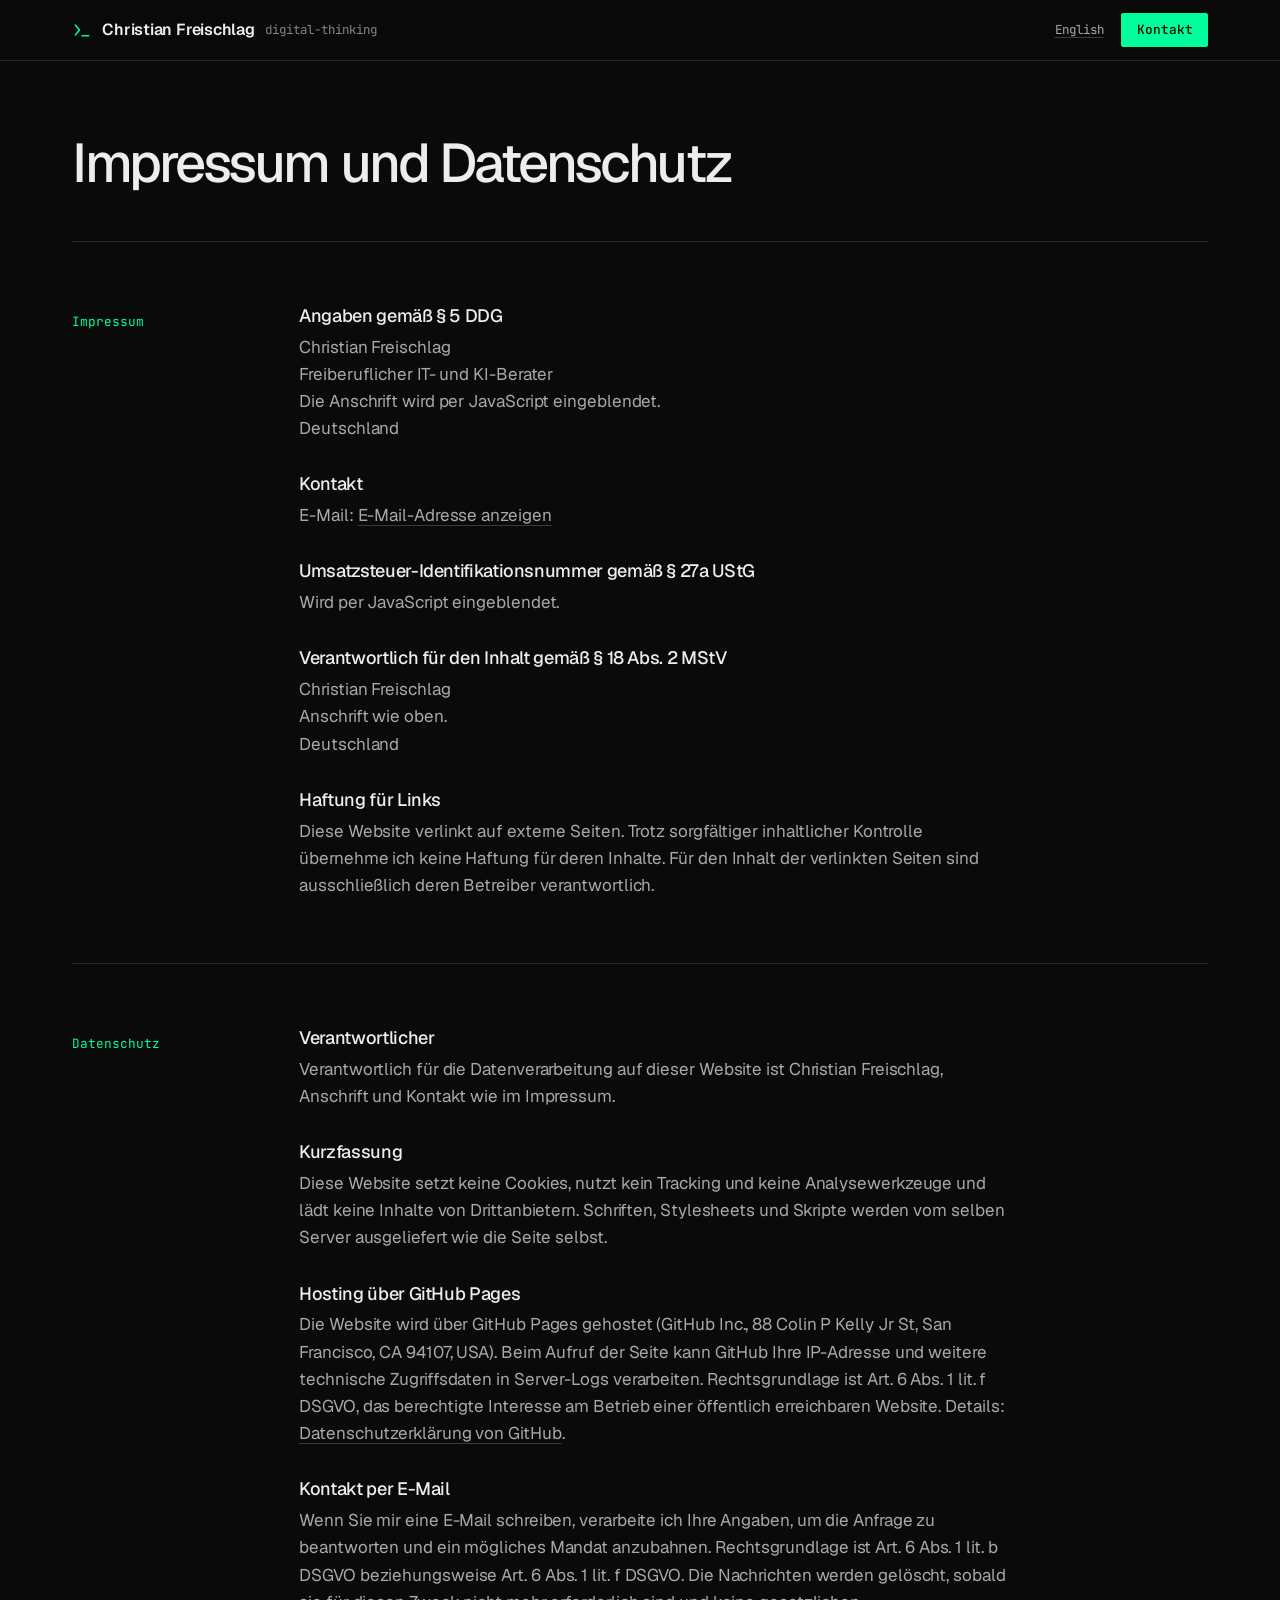
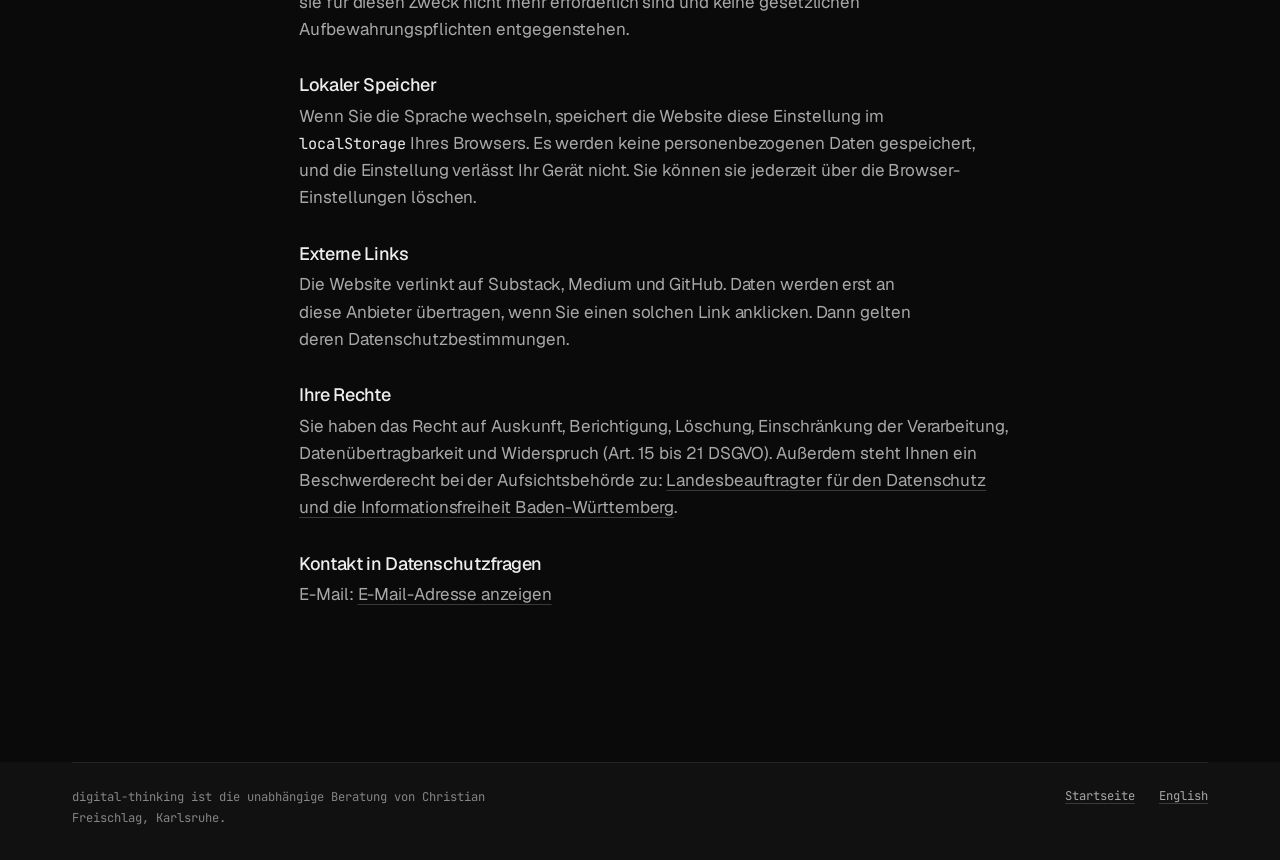
<file: de/impressum/index.html>
<!DOCTYPE html>
<html lang="de">
<head>
    <meta charset="UTF-8"/>
    <meta name="viewport" content="width=device-width, initial-scale=1"/>
    <title>Impressum &amp; Datenschutz | Christian Freischlag, digital-thinking</title>
    <meta name="robots" content="noindex, follow"/>
    <link rel="canonical" href="https://digital-thinking.de/de/impressum/"/>
    <link rel="icon" href="/favicon.svg" type="image/svg+xml"/>
    <link rel="apple-touch-icon" href="/assets/apple-touch-icon.png"/>
    <meta name="theme-color" content="#0a0a0a"/>
    <link rel="preload" href="/assets/fonts/geist-latin.woff2" as="font" type="font/woff2" crossorigin/>
    <link rel="preload" href="/assets/fonts/jetbrains-mono-latin.woff2" as="font" type="font/woff2" crossorigin/>
    <link rel="stylesheet" href="/assets/site.css"/>
    <script src="/assets/site.js" defer></script>
</head>

<body>
<a class="skip" href="#main">Zum Inhalt springen</a>

<header class="top">
    <div class="wrap top-in">
        <a class="brand" href="/de/" aria-label="Christian Freischlag, digital-thinking: Startseite">
            <svg viewBox="0 0 24 24" fill="none" stroke="currentColor" stroke-width="1.8" aria-hidden="true"><path d="M4 6 L9 12 L4 18" stroke-linecap="round" stroke-linejoin="round"/><path d="M12 19 L20 19" stroke-linecap="round"/></svg>
            Christian Freischlag <span>digital-thinking</span>
        </a>
        <div class="top-end">
            <a class="lang" href="/imprint/" hreflang="en" lang="en" data-setlang="en">English</a>
            <a class="btn btn-small" href="/de/#contact">Kontakt</a>
        </div>
    </div>
</header>

<main id="main" class="legal">
    <div class="wrap">
        <h1>Impressum und Datenschutz</h1>

        <section class="sec-grid" id="impressum" aria-labelledby="h-impressum">
            <h2 class="sec-name" id="h-impressum">Impressum</h2>
            <div class="prose">
                <h3>Angaben gemäß § 5 DDG</h3>
                <address>
                    Christian Freischlag<br>
                    Freiberuflicher IT- und KI-Berater<br>
                    <span data-addr data-l1="05 eßartsneteiZ" data-l2="ehurslraK 58167">Die Anschrift wird per JavaScript eingeblendet.</span><br>
                    Deutschland
                </address>

                <h3>Kontakt</h3>
                <p>E-Mail: <a href="/de/#contact" data-mail data-u="gnitlusnoc" data-d="ed.gnikniht-latigid"><span data-mail-text>E-Mail-Adresse anzeigen</span></a></p>

                <h3>Umsatzsteuer-Identifikationsnummer gemäß § 27a UStG</h3>
                <p><span data-vat="287636264ED">Wird per JavaScript eingeblendet.</span></p>

                <h3>Verantwortlich für den Inhalt gemäß § 18 Abs. 2 MStV</h3>
                <address>
                    Christian Freischlag<br>
                    <span data-addr data-l1="05 eßartsneteiZ" data-l2="ehurslraK 58167">Anschrift wie oben.</span><br>
                    Deutschland
                </address>

                <h3>Haftung für Links</h3>
                <p>Diese Website verlinkt auf externe Seiten. Trotz sorgfältiger inhaltlicher Kontrolle übernehme ich keine Haftung für deren Inhalte. Für den Inhalt der verlinkten Seiten sind ausschließlich deren Betreiber verantwortlich.</p>
            </div>
        </section>

        <section class="sec-grid" id="datenschutz" aria-labelledby="h-datenschutz">
            <h2 class="sec-name" id="h-datenschutz">Datenschutz</h2>
            <div class="prose">
                <h3>Verantwortlicher</h3>
                <p>Verantwortlich für die Datenverarbeitung auf dieser Website ist Christian Freischlag, Anschrift und Kontakt wie im Impressum.</p>

                <h3>Kurzfassung</h3>
                <p>Diese Website setzt keine Cookies, nutzt kein Tracking und keine Analysewerkzeuge und lädt keine Inhalte von Drittanbietern. Schriften, Stylesheets und Skripte werden vom selben Server ausgeliefert wie die Seite selbst.</p>

                <h3>Hosting über GitHub Pages</h3>
                <p>Die Website wird über GitHub Pages gehostet (GitHub Inc., 88 Colin P Kelly Jr St, San Francisco, CA 94107, USA). Beim Aufruf der Seite kann GitHub Ihre IP-Adresse und weitere technische Zugriffsdaten in Server-Logs verarbeiten. Rechtsgrundlage ist Art. 6 Abs. 1 lit. f DSGVO, das berechtigte Interesse am Betrieb einer öffentlich erreichbaren Website. Details: <a href="https://docs.github.com/site-policy/privacy-policies/github-privacy-statement" rel="noopener">Datenschutzerklärung von GitHub</a>.</p>

                <h3>Kontakt per E-Mail</h3>
                <p>Wenn Sie mir eine E-Mail schreiben, verarbeite ich Ihre Angaben, um die Anfrage zu beantworten und ein mögliches Mandat anzubahnen. Rechtsgrundlage ist Art. 6 Abs. 1 lit. b DSGVO beziehungsweise Art. 6 Abs. 1 lit. f DSGVO. Die Nachrichten werden gelöscht, sobald sie für diesen Zweck nicht mehr erforderlich sind und keine gesetzlichen Aufbewahrungspflichten entgegenstehen.</p>

                <h3>Lokaler Speicher</h3>
                <p>Wenn Sie die Sprache wechseln, speichert die Website diese Einstellung im <code>localStorage</code> Ihres Browsers. Es werden keine personenbezogenen Daten gespeichert, und die Einstellung verlässt Ihr Gerät nicht. Sie können sie jederzeit über die Browser-Einstellungen löschen.</p>

                <h3>Externe Links</h3>
                <p>Die Website verlinkt auf Substack, Medium und GitHub. Daten werden erst an diese Anbieter übertragen, wenn Sie einen solchen Link anklicken. Dann gelten deren Datenschutzbestimmungen.</p>

                <h3>Ihre Rechte</h3>
                <p>Sie haben das Recht auf Auskunft, Berichtigung, Löschung, Einschränkung der Verarbeitung, Datenübertragbarkeit und Widerspruch (Art. 15 bis 21 DSGVO). Außerdem steht Ihnen ein Beschwerderecht bei der Aufsichtsbehörde zu: <a href="https://www.baden-wuerttemberg.datenschutz.de" rel="noopener">Landesbeauftragter für den Datenschutz und die Informationsfreiheit Baden-Württemberg</a>.</p>

                <h3>Kontakt in Datenschutzfragen</h3>
                <p>E-Mail: <a href="/de/#contact" data-mail data-u="gnitlusnoc" data-d="ed.gnikniht-latigid"><span data-mail-text>E-Mail-Adresse anzeigen</span></a></p>
            </div>
        </section>
    </div>
</main>

<footer class="foot">
    <div class="wrap">
        <div class="foot-in">
            <p>digital-thinking ist die unabhängige Beratung von Christian Freischlag, Karlsruhe.</p>
            <nav aria-label="Navigation">
                <a href="/de/">Startseite</a>
                <a href="/imprint/" hreflang="en" lang="en" data-setlang="en">English</a>
            </nav>
        </div>
    </div>
</footer>

</body>
</html>
</file>
<file: assets/site.css>
/* digital-thinking.de — Christian Freischlag
   Dark, one green accent. Geist for reading, JetBrains Mono for labels and data.
   Both fonts are self-hosted. */

@font-face {
  font-family: "Geist";
  src: url("/assets/fonts/geist-latin.woff2") format("woff2");
  font-weight: 400 700;
  font-style: normal;
  font-display: swap;
}
@font-face {
  font-family: "JetBrains Mono";
  src: url("/assets/fonts/jetbrains-mono-latin.woff2") format("woff2");
  font-weight: 400 600;
  font-style: normal;
  font-display: swap;
}

:root {
  color-scheme: dark;

  --bg:        #0a0a0a;
  --bg-2:      #111111;
  --bg-3:      #171717;
  --fg:        #ededed;
  --fg-dim:    #a8a8a8;
  --fg-mute:   #858585;
  --border:    #242424;
  --border-2:  #3a3a3a;
  --g:         #00ff9c;
  --g-bright:  #6effc1;
  --g-tint:    rgb(0 255 156 / 0.12);

  --sans: "Geist", ui-sans-serif, system-ui, -apple-system, "Segoe UI", sans-serif;
  --mono: "JetBrains Mono", ui-monospace, SFMono-Regular, Menlo, Consolas, monospace;

  --gutter: clamp(1rem, 4vw, 2.5rem);
  --margin-col: 11rem;
}

*, *::before, *::after { box-sizing: border-box; }

html {
  scroll-behavior: smooth;
  scroll-padding-top: 5.5rem;
  -webkit-text-size-adjust: 100%;
}
@media (prefers-reduced-motion: reduce) {
  html { scroll-behavior: auto; }
}

body {
  margin: 0;
  background: var(--bg);
  color: var(--fg);
  font-family: var(--sans);
  font-size: 1.0625rem;
  line-height: 1.6;
  letter-spacing: -0.005em;
  -webkit-font-smoothing: antialiased;
  -moz-osx-font-smoothing: grayscale;
}

h1, h2, h3, h4 {
  margin: 0;
  font-family: var(--sans);
  font-weight: 500;
  line-height: 1.1;
  letter-spacing: -0.03em;
  text-wrap: balance;
  overflow-wrap: break-word;
}
html[lang="de"] h3 { hyphens: auto; }
p, ul, ol, dl, dd, figure, table { margin: 0; padding: 0; }
ul, ol { list-style: none; }
p { text-wrap: pretty; }
strong, b { font-weight: 600; }

a { color: inherit; }
::selection { background: var(--g); color: var(--bg); }

:focus-visible {
  outline: 1px solid var(--g);
  outline-offset: 3px;
  border-radius: 2px;
}

.prose a, .link {
  text-decoration: underline;
  text-decoration-color: var(--border-2);
  text-decoration-thickness: 1px;
  text-underline-offset: 0.22em;
  transition: color 140ms ease, text-decoration-color 140ms ease;
}
.prose a:hover, .link:hover { color: var(--g); text-decoration-color: var(--g); }
.prose code { font-family: var(--mono); font-size: 0.9em; color: var(--fg); }

mark {
  background: var(--g-tint);
  color: var(--g-bright);
  padding: 0.08em 0.3em;
  margin: 0 -0.3em;
  border-radius: 2px;
  -webkit-box-decoration-break: clone;
  box-decoration-break: clone;
}

.wrap {
  max-width: 76rem;
  margin-inline: auto;
  padding-inline: var(--gutter);
}

.skip {
  position: absolute;
  left: var(--gutter);
  top: -4rem;
  z-index: 20;
  padding: 0.5rem 0.9rem;
  background: var(--g);
  color: var(--bg);
  font-family: var(--mono);
  font-size: 0.8rem;
}
.skip:focus { top: 0.5rem; }

/* ---------- Buttons ---------- */
.btn {
  display: inline-flex;
  align-items: center;
  justify-content: center;
  padding: 0.8rem 1.25rem;
  border: 1px solid var(--g);
  border-radius: 2px;
  background: var(--g);
  color: var(--bg);
  font-family: var(--mono);
  font-size: 0.875rem;
  font-weight: 500;
  line-height: 1.2;
  letter-spacing: 0;
  text-decoration: none;
  cursor: pointer;
  transition: background-color 140ms ease, border-color 140ms ease, color 140ms ease;
}
.btn:hover { background: var(--g-bright); border-color: var(--g-bright); }
.btn-small { padding: 0.5rem 0.9rem; font-size: 0.8rem; }
.btn-plain {
  border-color: var(--border-2);
  background: transparent;
  color: var(--fg);
}
.btn-plain:hover { border-color: var(--g); background: transparent; color: var(--g); }

/* ---------- Header ---------- */
.top {
  position: sticky;
  top: 0;
  z-index: 10;
  background: rgb(10 10 10 / 0.86);
  -webkit-backdrop-filter: blur(12px);
  backdrop-filter: blur(12px);
  border-bottom: 1px solid var(--border);
}
.top-in {
  display: flex;
  align-items: center;
  justify-content: space-between;
  gap: 1.5rem;
  min-height: 3.75rem;
}
.brand {
  display: flex;
  align-items: center;
  gap: 0.65rem;
  font-size: 1rem;
  font-weight: 600;
  letter-spacing: -0.015em;
  text-decoration: none;
  white-space: nowrap;
}
.brand svg { width: 20px; height: 20px; color: var(--g); flex: none; }
.brand span {
  font-family: var(--mono);
  font-size: 0.78rem;
  font-weight: 400;
  letter-spacing: 0;
  color: var(--fg-mute);
}
.nav {
  display: flex;
  gap: 1.75rem;
  margin-left: auto;
  font-family: var(--mono);
  font-size: 0.8rem;
  letter-spacing: 0;
}
.nav a {
  color: var(--fg-dim);
  text-decoration: none;
  transition: color 140ms ease;
}
.nav a:hover { color: var(--g); }
.top-end {
  display: flex;
  align-items: center;
  gap: 1.1rem;
}
.lang {
  font-family: var(--mono);
  font-size: 0.78rem;
  letter-spacing: 0;
  color: var(--fg-dim);
  text-decoration-color: var(--border-2);
  text-underline-offset: 0.25em;
}
.lang:hover { color: var(--g); }

@media (max-width: 60rem) {
  .nav { display: none; }
}
@media (max-width: 32rem) {
  .brand span { display: none; }
  .top-end { gap: 0.9rem; }
}

/* ---------- Hero ---------- */
.hero { padding-block: clamp(2.5rem, 6vw, 4.75rem) clamp(3rem, 6vw, 5rem); }

.hero h1 {
  max-width: 15em;
  font-size: clamp(2.2rem, 5.6vw, 4.6rem);
  line-height: 1.02;
  letter-spacing: -0.045em;
}
.tagline {
  margin-top: 1.4rem;
  font-family: var(--mono);
  font-size: 0.875rem;
  line-height: 1.7;
  letter-spacing: 0;
  color: var(--g);
}

.hero-grid {
  display: grid;
  grid-template-columns: minmax(0, 5fr) minmax(0, 6fr);
  gap: clamp(2rem, 5vw, 4.5rem);
  align-items: start;
  margin-top: clamp(2rem, 4vw, 3.25rem);
}
.hero-intro p {
  max-width: 34em;
  font-size: 1.125rem;
  line-height: 1.65;
  color: var(--fg-dim);
}
.hero-intro p strong { color: var(--fg); }
.hero-actions {
  display: flex;
  flex-wrap: wrap;
  align-items: center;
  gap: 0.9rem 1.5rem;
  margin-top: 2rem;
}
.hero-actions .link {
  font-family: var(--mono);
  font-size: 0.875rem;
  letter-spacing: 0;
}
.hero-intro .hero-note {
  margin-top: 1.1rem;
  font-family: var(--mono);
  font-size: 0.78rem;
  letter-spacing: 0;
  color: var(--fg-mute);
}

/* The figure: a system sketch with a reviewer's numbered notes. */
.fig {
  background: var(--bg-2);
  border: 1px solid var(--border);
  padding: 1.25rem 1.5rem 1.4rem;
}
.fig figcaption {
  font-family: var(--mono);
  font-size: 0.78rem;
  line-height: 1.55;
  letter-spacing: 0;
  color: var(--fg-mute);
}
.fig figcaption strong {
  display: block;
  margin-bottom: 0.2rem;
  font-family: var(--sans);
  font-size: 1.125rem;
  font-weight: 500;
  letter-spacing: -0.02em;
  color: var(--fg);
}
.fig svg {
  display: block;
  width: 100%;
  height: auto;
  margin-block: 1.1rem 1rem;
}
.fig .box rect {
  fill: var(--bg-3);
  stroke: var(--border-2);
  stroke-width: 1.25;
  transition: fill 140ms ease, stroke 140ms ease;
}
.fig .box text {
  font-family: var(--mono);
  font-size: 14px;
  fill: var(--fg);
  text-anchor: middle;
}
.fig .flow {
  fill: none;
  stroke: var(--fg-mute);
  stroke-width: 1.25;
}
.fig .flow.back { stroke-dasharray: 5 4; }
.fig .tag circle { fill: var(--g); }
.fig .tag text {
  font-family: var(--mono);
  font-size: 13px;
  font-weight: 600;
  fill: var(--bg);
  text-anchor: middle;
}
.fig .tag {
  transform-box: fill-box;
  transform-origin: center;
}

.notes {
  counter-reset: note;
  border-top: 1px solid var(--border);
}
.notes li {
  counter-increment: note;
  display: grid;
  grid-template-columns: 1.5rem 5.75rem minmax(0, 1fr);
  gap: 0.6rem;
  align-items: baseline;
  padding: 0.55rem 0;
  border-bottom: 1px solid var(--border);
  font-size: 0.95rem;
  line-height: 1.45;
  color: var(--fg-dim);
}
.notes li::before {
  content: counter(note);
  display: grid;
  place-items: center;
  width: 1.5rem;
  height: 1.5rem;
  border-radius: 50%;
  background: var(--g);
  color: var(--bg);
  font-family: var(--mono);
  font-size: 0.75rem;
  font-weight: 600;
  line-height: 1;
  letter-spacing: 0;
  align-self: start;
}
.notes b {
  font-family: var(--mono);
  font-size: 0.8rem;
  font-weight: 500;
  letter-spacing: 0;
  color: var(--fg);
}

/* A note under the pointer marks its place in the sketch. */
.fig:has(.notes li:nth-child(1):hover) .n1 rect,
.fig:has(.notes li:nth-child(2):hover) .n2 rect,
.fig:has(.notes li:nth-child(3):hover) .n3 rect,
.fig:has(.notes li:nth-child(4):hover) .n4 rect,
.fig:has(.notes li:nth-child(5):hover) .n5 rect { fill: var(--g-tint); stroke: var(--g); }

/* The only load animation on the page: the notes appear in order. */
@media (prefers-reduced-motion: no-preference) {
  .fig .tag { animation: stamp 240ms cubic-bezier(0.2, 1.4, 0.4, 1) both; }
  .fig .t1 { animation-delay: 350ms; }
  .fig .t2 { animation-delay: 470ms; }
  .fig .t3 { animation-delay: 590ms; }
  .fig .t4 { animation-delay: 710ms; }
  .fig .t5 { animation-delay: 830ms; }
  @keyframes stamp {
    from { opacity: 0; transform: scale(0.3); }
    to   { opacity: 1; transform: none; }
  }
}

/* The facts, in one strip. */
.facts {
  display: grid;
  grid-template-columns: repeat(4, minmax(0, 1fr));
  margin-top: clamp(2.5rem, 5vw, 4rem);
  border: 1px solid var(--border);
  background: var(--bg-2);
}
.facts > div {
  padding: 1rem 1.2rem 1.15rem;
  border-left: 1px solid var(--border);
}
.facts > div:first-child { border-left: 0; }
.facts dt {
  font-family: var(--mono);
  font-size: 0.74rem;
  letter-spacing: 0;
  color: var(--g);
}
.facts dd {
  margin-top: 0.35rem;
  font-size: 0.95rem;
  line-height: 1.5;
  color: var(--fg-dim);
}

@media (max-width: 60rem) {
  .hero-grid { grid-template-columns: minmax(0, 1fr); }
  .facts { grid-template-columns: repeat(2, minmax(0, 1fr)); }
  .facts > div:nth-child(3) { border-left: 0; }
  .facts > div:nth-child(n+3) { border-top: 1px solid var(--border); }
}
@media (max-width: 34rem) {
  .fig { padding: 1rem; }
  .fig .box text { font-size: 18px; }
  .fig .tag { transform: scale(1.3); }
  .notes li { grid-template-columns: 1.5rem minmax(0, 1fr); }
  .notes li b { grid-column: 2; }
  .notes li span { grid-column: 2; margin-top: -0.45rem; }
  .facts { grid-template-columns: minmax(0, 1fr); }
  .facts > div { border-left: 0; }
  .facts > div:nth-child(n+2) { border-top: 1px solid var(--border); }
  .hero-actions { margin-top: 1.5rem; }
}
@media (max-width: 34rem) and (prefers-reduced-motion: no-preference) {
  @keyframes stamp {
    from { opacity: 0; transform: scale(0.4); }
    to   { opacity: 1; transform: scale(1.3); }
  }
}

/* ---------- Sections: name in the margin, content beside it ---------- */
.sec-grid {
  display: grid;
  grid-template-columns: var(--margin-col) minmax(0, 1fr);
  column-gap: clamp(1.5rem, 4vw, 3.5rem);
  padding-block: clamp(2.5rem, 5vw, 4.25rem) clamp(3.5rem, 7vw, 6rem);
  border-top: 1px solid var(--border);
}
.sec-name {
  position: sticky;
  top: 5.25rem;
  align-self: start;
  padding-top: 0.55rem;
  font-family: var(--mono);
  font-size: 0.8rem;
  font-weight: 400;
  letter-spacing: 0;
  color: var(--g);
}
.lede {
  max-width: 20em;
  font-size: clamp(1.75rem, 3.6vw, 2.75rem);
  font-weight: 500;
  line-height: 1.06;
  letter-spacing: -0.04em;
}
.lede + .aside { margin-top: 1.1rem; }
.aside {
  max-width: 40em;
  color: var(--fg-dim);
}

@media (max-width: 60rem) {
  .sec-grid { grid-template-columns: minmax(0, 1fr); }
  .sec-name {
    position: static;
    padding-top: 0;
    margin-bottom: 1rem;
  }
}

/* ---------- Services ---------- */
.sheets {
  display: grid;
  gap: 1.5rem;
  margin-top: clamp(2rem, 4vw, 3rem);
}
.sheet {
  background: var(--bg-2);
  border: 1px solid var(--border);
  border-top: 2px solid var(--g);
  padding: clamp(1.25rem, 3vw, 2.25rem);
}
.sheet-head {
  display: flex;
  flex-wrap: wrap;
  align-items: baseline;
  justify-content: space-between;
  gap: 0.35rem 1.5rem;
}
.sheet-head h3 {
  font-size: clamp(1.45rem, 2.8vw, 2rem);
  letter-spacing: -0.035em;
}
.for {
  font-family: var(--mono);
  font-size: 0.78rem;
  letter-spacing: 0;
  color: var(--fg-mute);
}
.sheet-sum {
  max-width: 40em;
  margin-top: 0.9rem;
  font-size: 1.125rem;
  line-height: 1.55;
}
.sheet-cols {
  display: grid;
  grid-template-columns: minmax(0, 6fr) minmax(0, 5fr);
  gap: clamp(1.5rem, 4vw, 3rem);
  margin-top: 1.9rem;
}
.sheet h4 {
  margin-bottom: 0.7rem;
  font-family: var(--mono);
  font-size: 0.76rem;
  font-weight: 400;
  letter-spacing: 0;
  color: var(--fg-mute);
}
.fits li {
  position: relative;
  padding-left: 1.1rem;
  line-height: 1.55;
  color: var(--fg-dim);
}
.fits li + li { margin-top: 0.7rem; }
.fits li::before {
  content: "";
  position: absolute;
  left: 0;
  top: 0.68em;
  width: 0.35rem;
  height: 0.35rem;
  background: var(--g);
}
.scope { border-top: 1px solid var(--border); }
.scope li {
  padding: 0.5rem 0;
  border-bottom: 1px solid var(--border);
  font-size: 0.95rem;
  line-height: 1.4;
  color: var(--fg-dim);
}
.sheet-out {
  display: grid;
  grid-template-columns: minmax(0, 6fr) minmax(0, 5fr);
  gap: clamp(1.5rem, 4vw, 3rem);
  margin-top: 1.75rem;
  padding-top: 1.5rem;
  border-top: 1px solid var(--border);
}
.sheet-out p { line-height: 1.6; color: var(--fg-dim); }

.sheets + .sheets { margin-top: 1.5rem; }
.sheet-minor { border-top: 1px solid var(--border); }
.sheet-minor .sheet-head h3 { font-size: 1.4rem; letter-spacing: -0.03em; }
.sheet-minor .sheet-cols { margin-top: 1.25rem; }
.sheet-minor .sheet-cols p { line-height: 1.6; color: var(--fg-dim); }
.sheet-minor h4 { margin-top: 0.15rem; }

.not {
  max-width: 42em;
  margin-top: 2rem;
  color: var(--fg-dim);
}
.not b { color: var(--fg); }

@media (max-width: 46rem) {
  .sheet-cols, .sheet-out { grid-template-columns: minmax(0, 1fr); }
}

/* ---------- Work ---------- */
.proof { margin-top: clamp(2rem, 4vw, 3rem); border-bottom: 1px solid var(--border); }
.proof-row {
  display: grid;
  grid-template-columns: 13rem minmax(0, 1fr);
  gap: 0.5rem 2rem;
  padding: 1.25rem 0 1.35rem;
  border-top: 1px solid var(--border);
}
.proof-row h3 { font-size: 1.125rem; line-height: 1.3; letter-spacing: -0.02em; }
.proof-row p { max-width: 40em; color: var(--fg-dim); }
.proof-row .src, .src {
  margin-top: 0.5rem;
  font-family: var(--mono);
  font-size: 0.76rem;
  letter-spacing: 0;
  color: var(--fg-mute);
}
.sub {
  margin-top: 3.25rem;
  font-size: 1.5rem;
}
.sub + .aside { margin-top: 0.4rem; }
.sub + .proof, .sub + .aside + .proof { margin-top: 1.25rem; }
.proof + .creds { margin-top: 2.5rem; }

.career {
  width: 100%;
  margin-top: 1.25rem;
  border-collapse: collapse;
  font-size: 0.95rem;
  line-height: 1.4;
}
.career th, .career td {
  padding: 0.65rem 1.5rem 0.65rem 0;
  border-top: 1px solid var(--border);
  text-align: left;
  vertical-align: baseline;
  font-weight: 400;
}
.career tr:last-child > * { border-bottom: 1px solid var(--border); }
.career th {
  width: 13rem;
  font-family: var(--mono);
  font-size: 0.78rem;
  letter-spacing: 0;
  color: var(--fg-mute);
  white-space: nowrap;
}
.career td:last-child { padding-right: 0; color: var(--fg-dim); }

.creds {
  display: grid;
  grid-template-columns: repeat(4, minmax(0, 1fr));
  gap: 1.5rem 2rem;
  margin-top: 2rem;
}
.creds h4 {
  font-family: var(--mono);
  font-size: 0.76rem;
  font-weight: 400;
  letter-spacing: 0;
  color: var(--fg-mute);
}
.creds p { margin-top: 0.4rem; font-size: 0.95rem; line-height: 1.5; color: var(--fg-dim); }

@media (max-width: 46rem) {
  .proof-row { grid-template-columns: minmax(0, 1fr); }
  .career, .career tbody, .career tr, .career th, .career td { display: block; width: auto; }
  .career tr { padding: 0.7rem 0; border-top: 1px solid var(--border); }
  .career tr:last-child { border-bottom: 1px solid var(--border); }
  .career th, .career td, .career tr:last-child > * { padding: 0; border: 0; }
  .creds { grid-template-columns: minmax(0, 1fr); }
}

/* ---------- How it works: a real sequence, so it is numbered ---------- */
.steps {
  display: grid;
  grid-template-columns: repeat(4, minmax(0, 1fr));
  gap: 1.75rem clamp(1.25rem, 3vw, 2rem);
  margin-top: clamp(2rem, 4vw, 3rem);
  counter-reset: step;
}
.steps li {
  counter-increment: step;
  padding-top: 1rem;
  border-top: 1px solid var(--border-2);
}
.steps li::before {
  content: counter(step, decimal-leading-zero);
  display: block;
  font-family: var(--mono);
  font-size: 0.8rem;
  letter-spacing: 0;
  color: var(--g);
}
.steps h3 { margin-top: 0.6rem; font-size: 1.2rem; letter-spacing: -0.02em; }
.steps p { margin-top: 0.5rem; font-size: 0.95rem; line-height: 1.55; color: var(--fg-dim); }

.terms {
  display: grid;
  grid-template-columns: repeat(3, minmax(0, 1fr));
  gap: 1.5rem clamp(1.25rem, 3vw, 2.5rem);
  margin-top: 3rem;
  padding: clamp(1.25rem, 3vw, 2rem);
  background: var(--bg-2);
  border: 1px solid var(--border);
}
.terms h3 { font-size: 1.125rem; letter-spacing: -0.02em; }
.terms p { margin-top: 0.45rem; font-size: 0.95rem; line-height: 1.55; color: var(--fg-dim); }

@media (max-width: 60rem) {
  .steps { grid-template-columns: repeat(2, minmax(0, 1fr)); }
  .creds { grid-template-columns: repeat(2, minmax(0, 1fr)); }
}
@media (max-width: 46rem) {
  .terms { grid-template-columns: minmax(0, 1fr); }
}
@media (max-width: 30rem) {
  .steps { grid-template-columns: minmax(0, 1fr); }
}

/* ---------- Writing ---------- */
.posts { margin-top: clamp(1.75rem, 4vw, 2.5rem); border-bottom: 1px solid var(--border); }
.posts a {
  display: grid;
  grid-template-columns: minmax(0, 1fr) auto;
  gap: 0.3rem 2rem;
  align-items: baseline;
  padding: 1.1rem 0.75rem 1.2rem;
  margin-inline: -0.75rem;
  border-top: 1px solid var(--border);
  text-decoration: none;
  transition: background-color 140ms ease;
}
.posts a:hover { background: var(--bg-2); }
.posts h3 { font-size: 1.25rem; line-height: 1.25; letter-spacing: -0.025em; transition: color 140ms ease; }
.posts a:hover h3 { color: var(--g); }
.posts p { grid-column: 1; max-width: 40em; font-size: 0.95rem; color: var(--fg-dim); }
.posts time {
  grid-column: 2;
  grid-row: 1;
  font-family: var(--mono);
  font-size: 0.76rem;
  letter-spacing: 0;
  color: var(--fg-mute);
  white-space: nowrap;
}
.posts-more { margin-top: 1.25rem; color: var(--fg-dim); }
@media (max-width: 34rem) {
  .posts a { grid-template-columns: minmax(0, 1fr); }
  .posts time { grid-column: 1; grid-row: auto; }
}

/* ---------- Contact ---------- */
.contact {
  background: var(--bg-2);
  border-top: 1px solid var(--border);
}
.contact-grid {
  display: grid;
  grid-template-columns: minmax(0, 6fr) minmax(0, 5fr);
  gap: clamp(2rem, 6vw, 5rem);
  align-items: start;
  padding-block: clamp(3.5rem, 8vw, 6rem);
}
.contact h2 {
  max-width: 11em;
  font-size: clamp(2rem, 4.8vw, 3.5rem);
  line-height: 1.02;
  letter-spacing: -0.045em;
}
.contact-copy {
  max-width: 32em;
  margin-top: 1.4rem;
  font-size: 1.125rem;
  line-height: 1.6;
  color: var(--fg-dim);
}
.mail {
  display: inline-block;
  font-family: var(--mono);
  font-size: clamp(1.05rem, 2.3vw, 1.4rem);
  line-height: 1.3;
  letter-spacing: -0.01em;
  text-decoration: underline;
  text-decoration-color: var(--g);
  text-decoration-thickness: 2px;
  text-underline-offset: 0.35em;
  overflow-wrap: anywhere;
  transition: color 140ms ease;
}
.mail:hover { color: var(--g); }
.contact-actions {
  display: flex;
  flex-wrap: wrap;
  gap: 0.75rem;
  margin-top: 1.75rem;
}
.hints {
  margin-top: 2rem;
  padding-top: 1.25rem;
  border-top: 1px solid var(--border);
  font-size: 0.95rem;
  color: var(--fg-dim);
}
.hints h3 {
  margin-bottom: 0.6rem;
  font-family: var(--mono);
  font-size: 0.76rem;
  font-weight: 400;
  letter-spacing: 0;
  color: var(--fg-mute);
}
.hints li { position: relative; padding-left: 1.1rem; }
.hints li + li { margin-top: 0.3rem; }
.hints li::before {
  content: "";
  position: absolute;
  left: 0;
  top: 0.68em;
  width: 0.35rem;
  height: 0.35rem;
  background: var(--g);
}
.elsewhere {
  display: flex;
  flex-wrap: wrap;
  gap: 0.4rem 1.5rem;
  margin-top: 1.75rem;
  font-family: var(--mono);
  font-size: 0.8rem;
  letter-spacing: 0;
  color: var(--fg-dim);
}
.elsewhere a { text-decoration-color: var(--border-2); text-underline-offset: 0.25em; }
.elsewhere a:hover { color: var(--g); }
@media (max-width: 52rem) {
  .contact-grid { grid-template-columns: minmax(0, 1fr); }
}

/* ---------- Footer ---------- */
.foot {
  background: var(--bg-2);
  font-family: var(--mono);
  font-size: 0.76rem;
  letter-spacing: 0;
  color: var(--fg-mute);
}
.foot-in {
  display: flex;
  flex-wrap: wrap;
  justify-content: space-between;
  gap: 0.75rem 2rem;
  padding-block: 1.5rem 2rem;
  border-top: 1px solid var(--border);
}
.foot p { max-width: 46em; line-height: 1.7; }
.foot nav { display: flex; flex-wrap: wrap; gap: 0.3rem 1.5rem; }
.foot a { color: var(--fg-dim); text-decoration-color: var(--border-2); text-underline-offset: 0.25em; }
.foot a:hover { color: var(--g); }

/* ---------- Legal pages ---------- */
.legal { padding-block: clamp(2.5rem, 6vw, 4.5rem) clamp(3.5rem, 7vw, 6rem); }
.legal h1 { font-size: clamp(2.1rem, 5vw, 3.4rem); letter-spacing: -0.045em; }
.legal .sec-grid:first-of-type { margin-top: clamp(2rem, 4vw, 3rem); }
.legal .sec-grid { padding-bottom: clamp(2.5rem, 5vw, 4rem); }
.legal h3 { margin-top: 2rem; font-size: 1.125rem; letter-spacing: -0.02em; }
.legal h3:first-child { margin-top: 0; }
.legal p, .legal address {
  max-width: 42em;
  margin-top: 0.5rem;
  font-style: normal;
  color: var(--fg-dim);
}

/* ---------- Portrait ---------- */
.portrait, .contact-person img {
  display: block;
  object-fit: cover;
  border: 1px solid var(--border-2);
  border-radius: 2px;
  background: var(--bg-3);
  filter: grayscale(1) contrast(1.06);
}
.hero > .wrap { position: relative; }
.portrait {
  position: absolute;
  top: 0.6rem;
  right: var(--gutter);
  width: 11rem;
  height: 11rem;
}
.hero h1 { max-width: min(15em, calc(100% - 13.5rem)); }
@media (max-width: 60rem) {
  .portrait {
    position: static;
    float: right;
    width: 5.75rem;
    height: 5.75rem;
    margin: 0.35rem 0 0.6rem 1.1rem;
  }
  .hero h1 { max-width: 15em; }
}
.contact-person {
  display: flex;
  align-items: center;
  gap: 1rem;
  margin-bottom: 1.6rem;
}
.contact-person img { width: 4rem; height: 4rem; flex: none; }
.contact-person strong { display: block; letter-spacing: -0.015em; }
.contact-person span {
  display: block;
  font-family: var(--mono);
  font-size: 0.76rem;
  letter-spacing: 0;
  color: var(--fg-mute);
}
</file>
